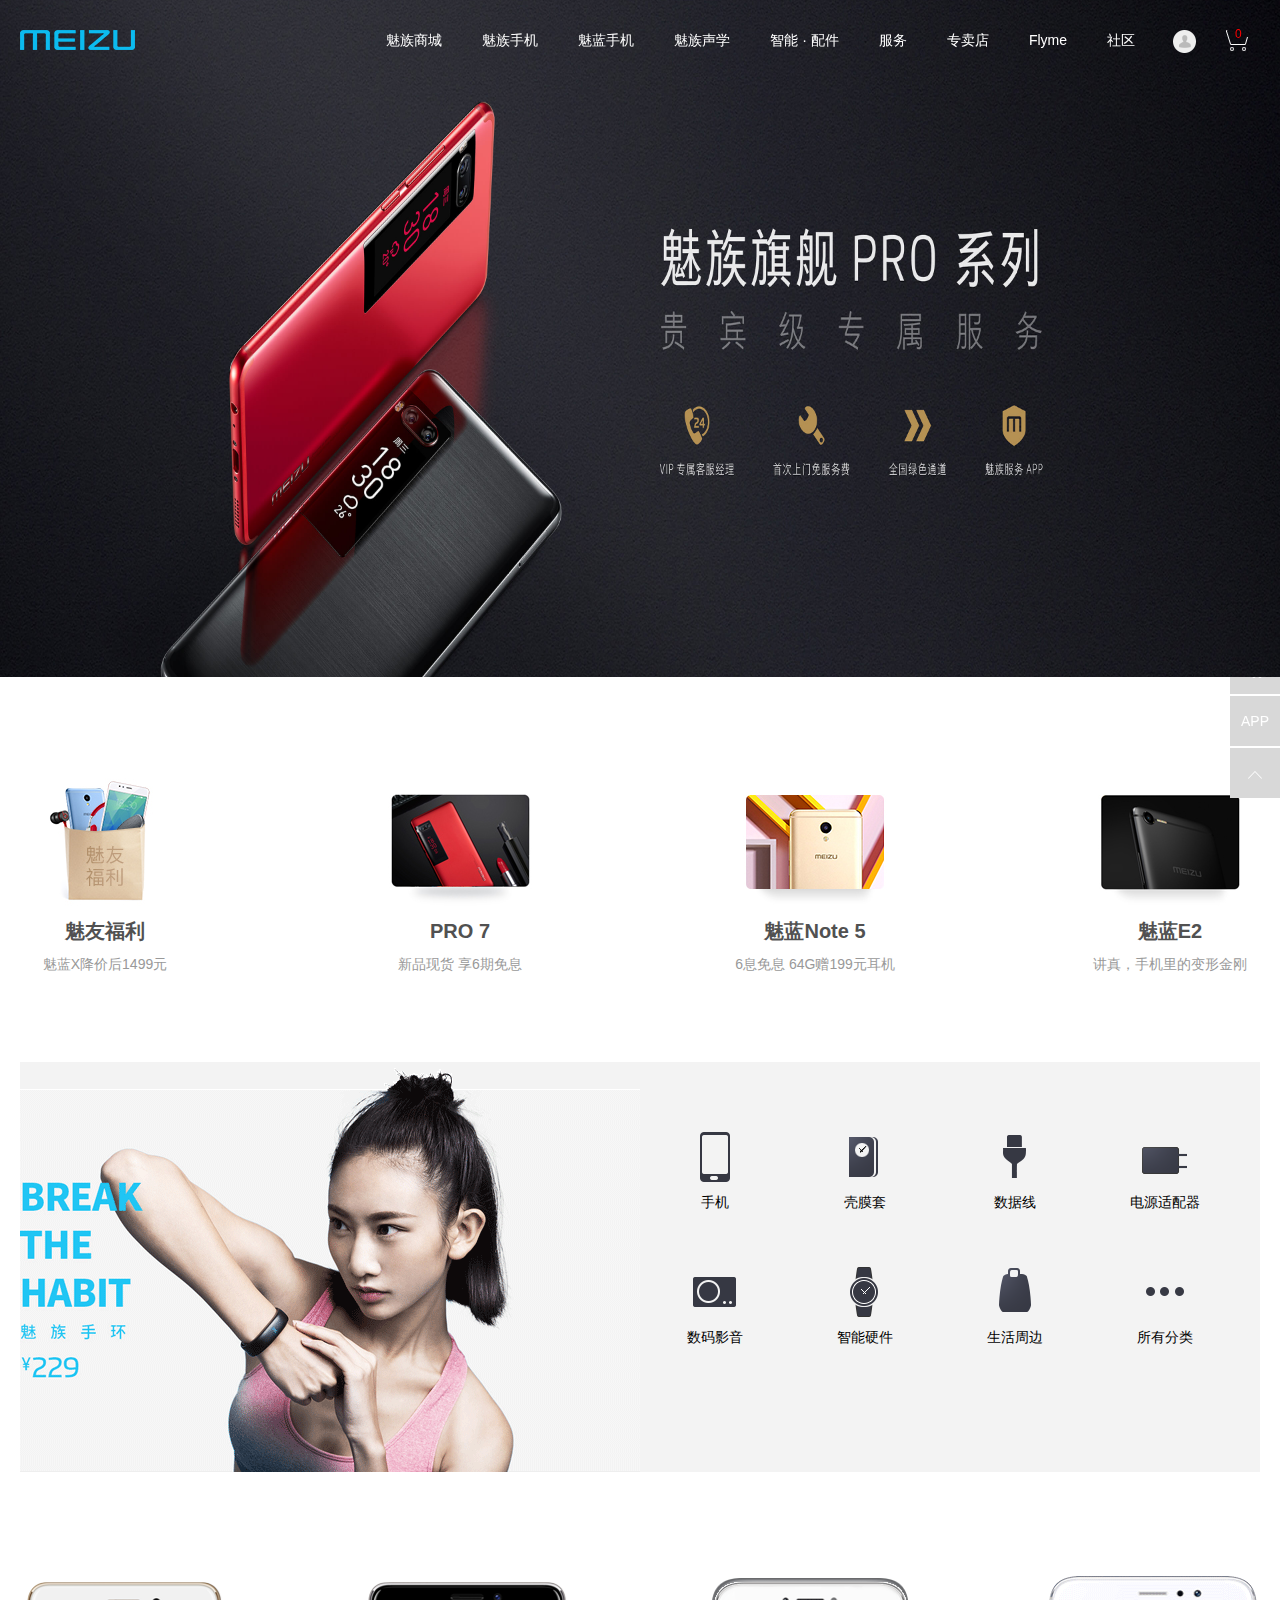
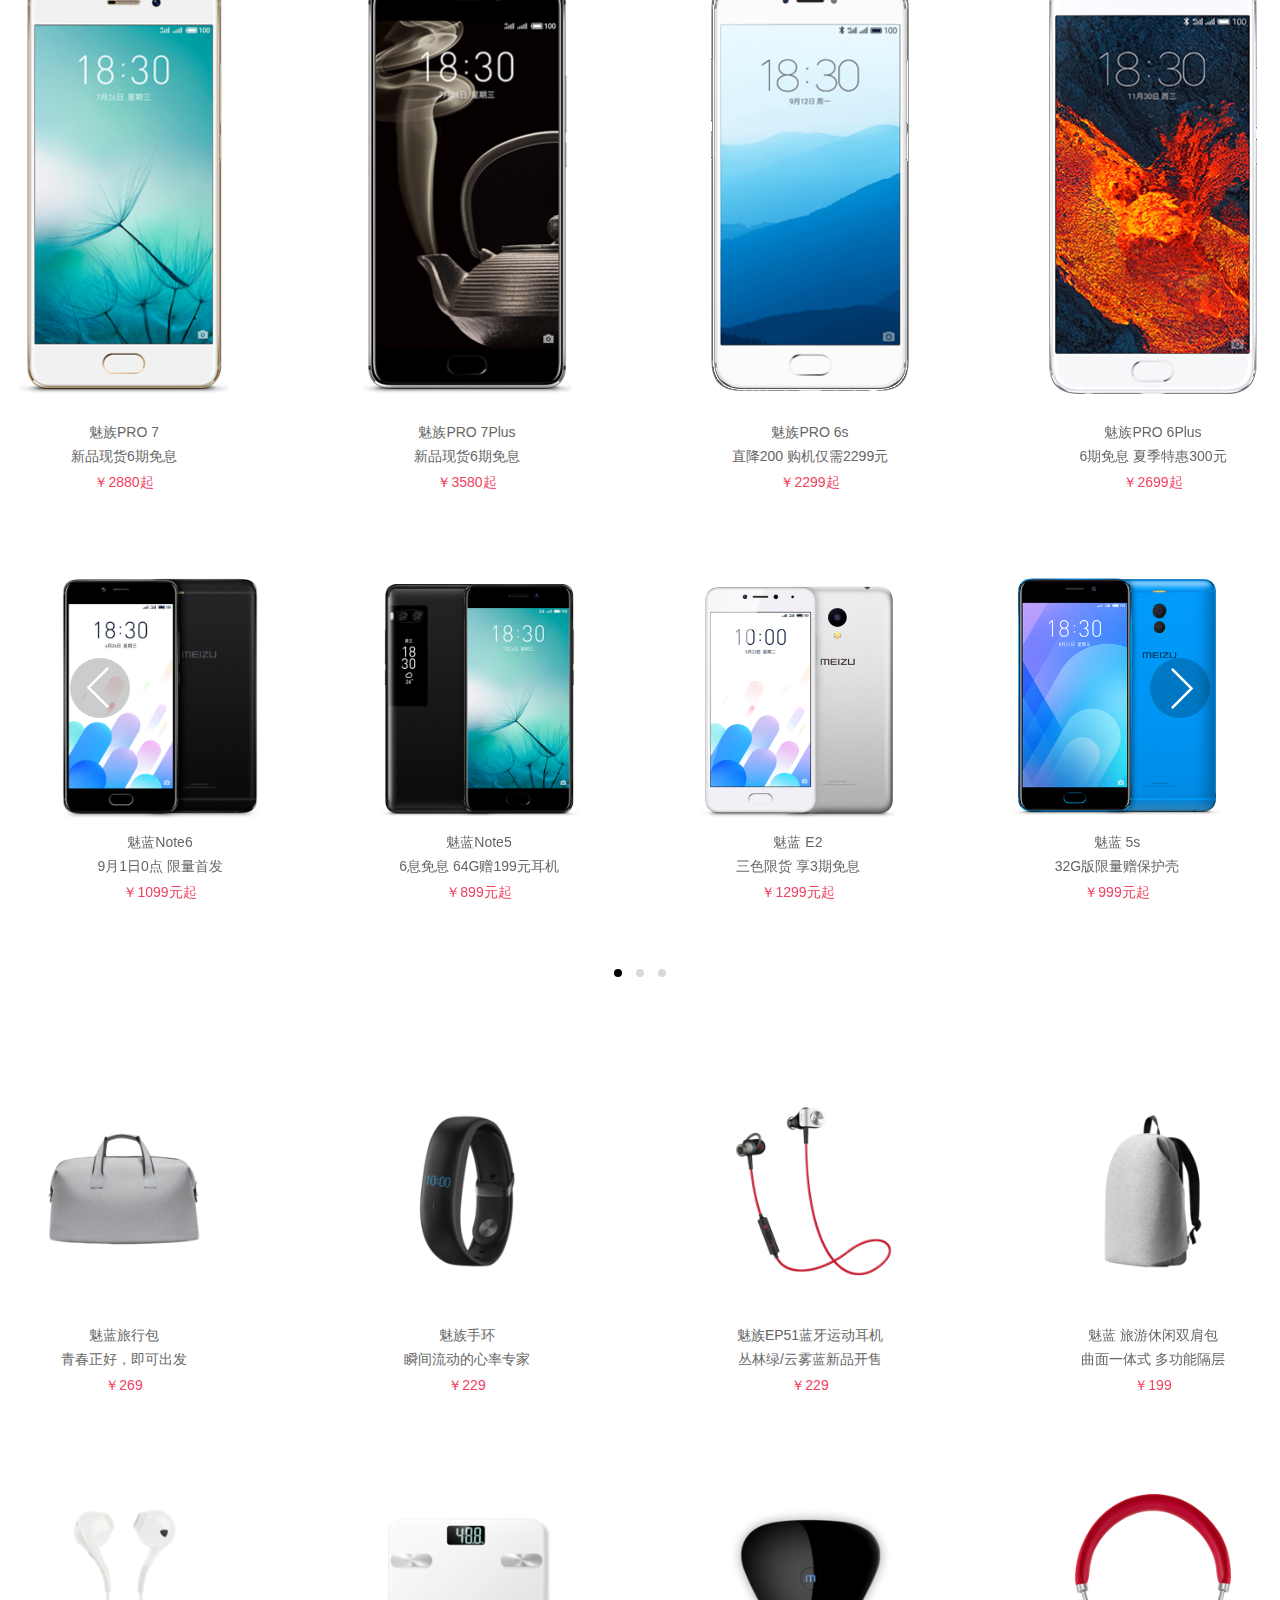
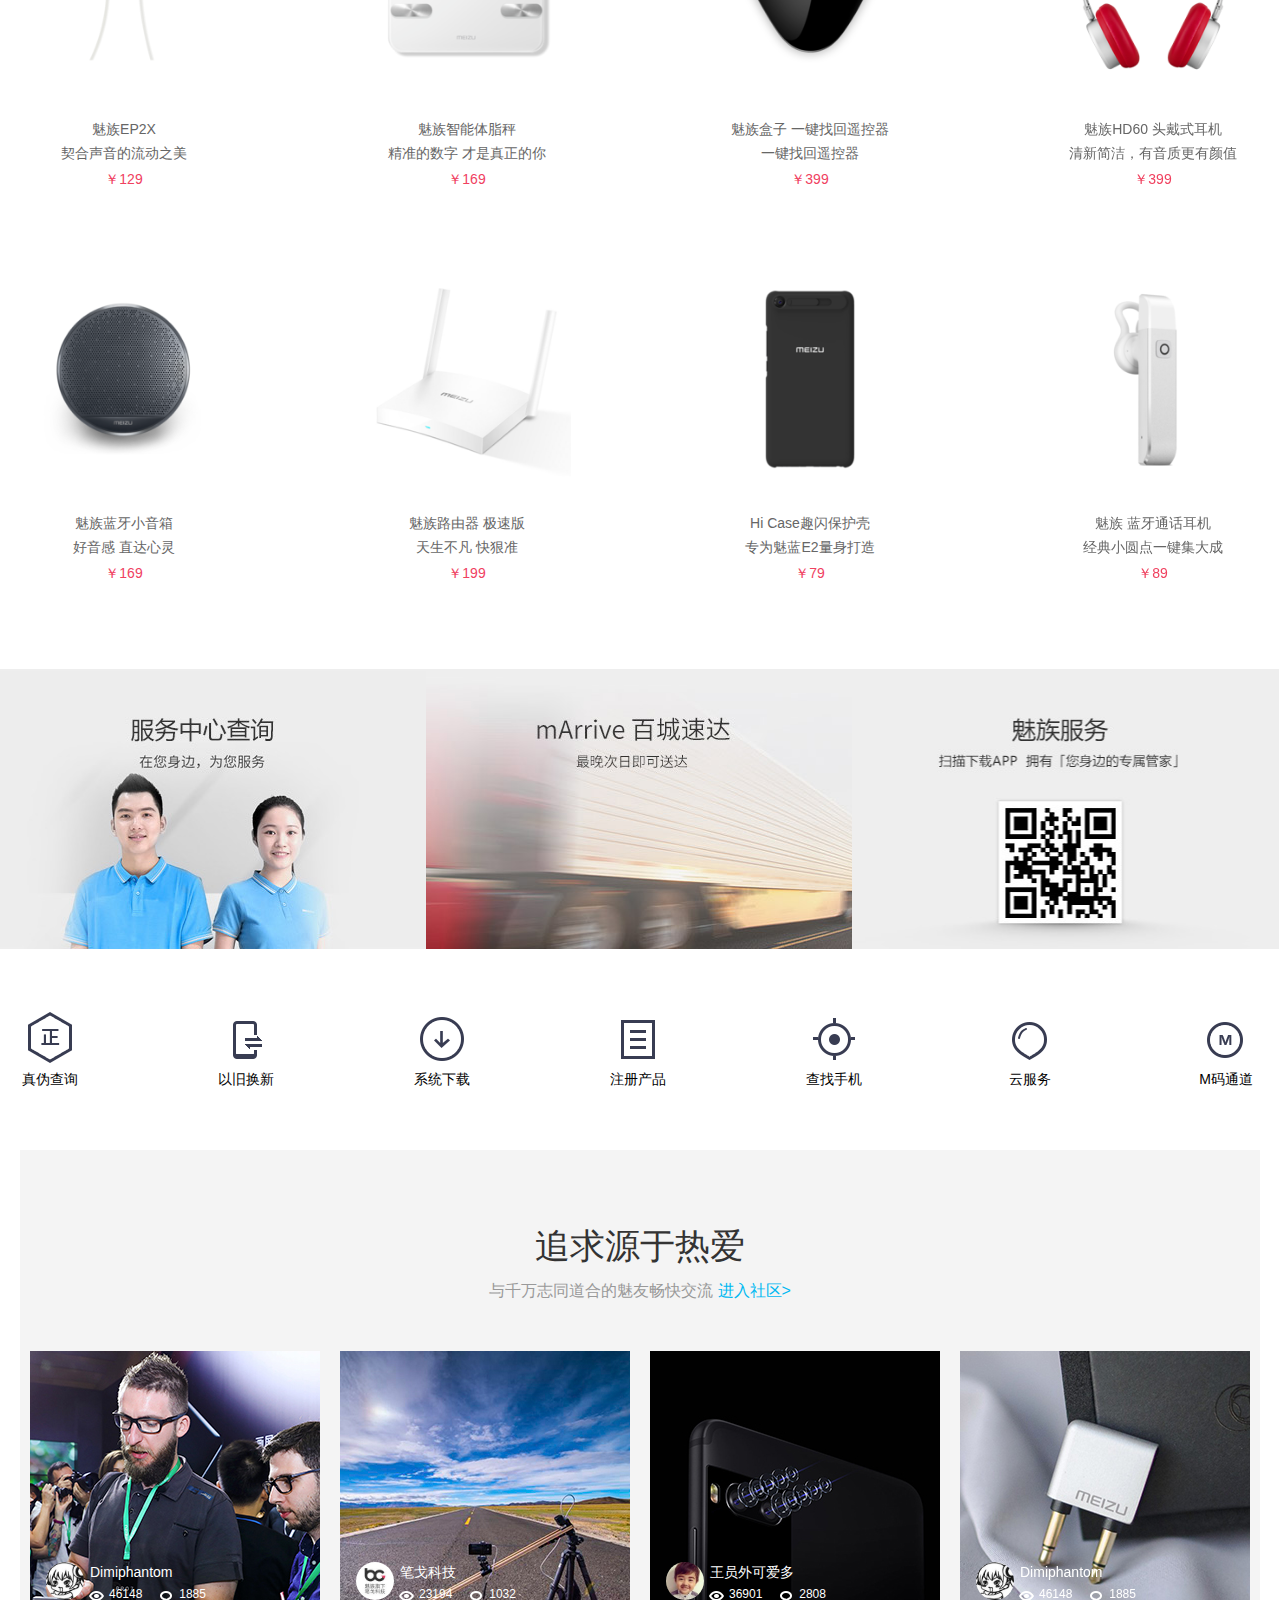
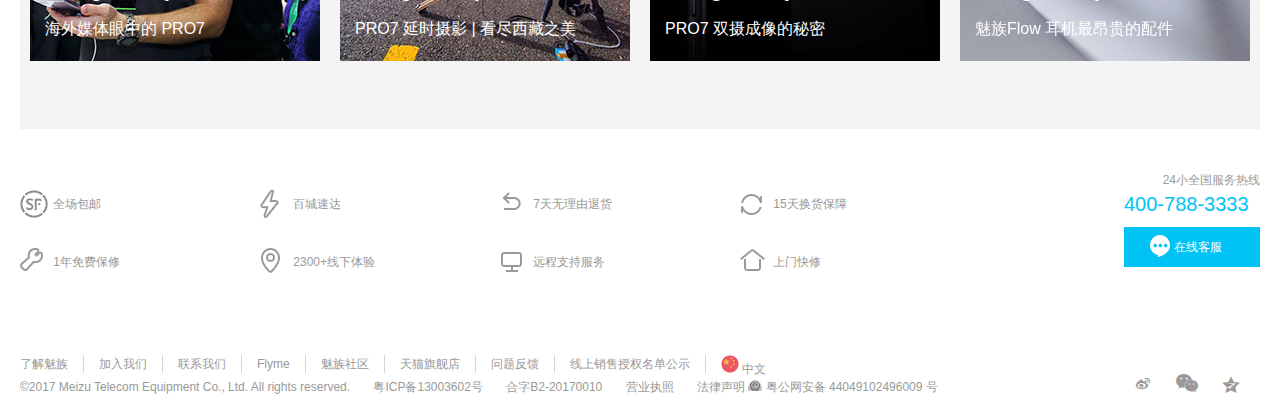
<file: index.html>
<!doctype html>  <!-- 声明文档类型-->
<html>
	<head>
	<!--声明当前页面的编码集：charset=gbk,gb2312(中文编码),utf-8国际编码-->
	<meta http-equiv="Content-Type" content="text/html" charset="utf-8">
	<title>魅族官网-魅族智能手机官方网站</title> 
	<meta name="Keyword" content="关键词,关键词">
	<meta name="description" content="描述">

	<link rel="stylesheet" href="css/base.css" />
	<link rel="stylesheet" href="css/index.css" />
	<link rel="stylesheet" href="css/swiper-3.4.2.min.css" />
	<link rel="stylesheet" href="css/iconfont/iconfont.css" />
	<script src="js/swiper-3.4.2.min.js"></script>
	<!--样式-->
	<style type='text/css'>
	
	</style>
	</head> 
	<body>
		<div class="meizu">
			<!-- 头部 开始 -->
			<div class="header clearfix">
			<!-- 头部左半部分 开始 -->
				<div class="logo fl">
					<h1>
						<a href="">
							<img src="images/head/logo-new_38f50da.png" alt="" width="115" height="20" />
						</a>
					<h1>
				</div>
				<!-- 头部左半部分 结束 -->
				
				<!-- 头部右半部分 开始 -->
				<div class="nav fr clearfix">
					<div class="nav-content fl">
						<ul class="nav-content-lf clearfix">
							<li><a href="">魅族商城</a></li>
							<li>
								<a href="">魅族手机</a>
								<ul class="clearfix">
									<li>
										<a href="">
											<img src="images/head/pro7_748e1f4.png" alt="" width="" height="" />
										</a>
										<span>魅族PRO 7</span>
									</li>
									<li>
										<a href="">
											<img src="images/head/pro6plus_891092c.png" alt="" width="" height="" />
										</a>
										<span>魅族PRO 6Plus</span>
									</li>
									<li>
										<a href="">
											<img src="images/head/pro6s_8526ddc.png" alt="" width="" height="" />
										</a>
										<span>魅族PRO 6s</span>
									</li>
									<li>
										<a href="">
											<img src="images/head/mx6_6eea49f.png" alt="" width="" height="" />
										</a>
										<span>魅族PRO MX6</span>
									</li>
									<li>
										<a href="">
											<img src="images/head/pro6_467cfbe.png" alt="" width="" height="" />
										</a>
										<span>魅族PRO 6</span>
									</li>
								</ul>
							</li>
							<li>
								<a href="">魅蓝手机</a>
								<ul class="ml-phone3 clearfix">
									<li>
										<a href="">
											<img src="images/head/note6_03e9537.png" alt="" width="" height="" />
										</a>
										<span>魅蓝Note6</span>
									</li>
									<li>
										<a href="">
											<img src="images/head/m3note_9479884.png" alt="" width="" height="" />
										</a>
										<span>魅蓝A5</span>
									</li>
									<li>
										<a href="">
											<img src="images/head/m3note_9479884.png" alt="" width="" height="" />
										</a>
										<span>魅蓝E2</span>
									</li>
									<li>
										<a href="">
											<img src="images/head/m5_2df42d2.png" alt="" width="" height="" />
										</a>
										<span>魅蓝5s</span>
									</li>
									<li>
										<a href="">
											<img src="images/head/pro6s_8526ddc.png" alt="" width="" height="" />
										</a>
										<span>魅蓝Note5</span>
									</li>
									<li>
										<a href="">
											<img src="images/head/note6_03e9537.png" alt="" width="" height="" />
										</a>
										<span>魅蓝X</span>
									</li>
									<li>
										<a href="">
											<img src="images/head/note6_03e9537.png" alt="" width="" height="" />
										</a>
										<span>魅蓝5</span>
									</li>
									<li>
										<a href="">
											<img src="images/head/note6_03e9537.png" alt="" width="" height="" />
										</a>
										<span>魅蓝Max</span>
									</li>
								</ul>
							</li>
							<li>
								<a href="">魅族声学</a>
								<ul class="mz-listen clearfix">
									<li>
										<a href="">
											<img src="images/head/ep52_6381fe8.png" alt="" width="" height="" />
										</a>
										<span>魅蓝EP52</span>
									</li>
									<li>
										<a href="">
											<img src="images/head/flow_2f193f8.png" alt="" width="" height="" />
										</a>
										<span>魅族Flow</span>
									</li>
									<li>
										<a href="">
											<img src="images/head/a20_0cef2cd.png" alt="" width="" height="" />
										</a>
										<span>魅族蓝牙小音箱</span>
									</li>
									<li>
										<a href="">
											<img src="images/head/ep2x_0010d6b.png" alt="" width="" height="" />
										</a>
										<span>魅族EP2X</span>
									</li>
									<li>
										<a href="">
											<img src="images/head/ep51_57ddea0.png" alt="" width="" height="" />
										</a>
										<span>魅族EP51</span>
									</li>
									<li>
										<a href="">
											<img src="images/head/hd50_b6250f4.png" alt="" width="" height="" />
										</a>
										<span>魅族HD50</span>
									</li>
								</ul>
							
							</li>
							<li>
								<a href="">智能 · 配件</a>
								<ul class="mz-fittings clearfix">
									<li>
										<a href="">
											<img src="images/head/everyday_671f4b5.png" alt="" width="" height="" />
										</a>
										<span>Everyday 轻装系列</span>
									</li>
									<li>
										<a href="">
											<img src="images/head/band_a285aee.png" alt="" width="" height="" />
										</a>
										<span>魅族手环</span>
									</li>
									<li>
										<a href="">
											<img src="images/head/mix_42ba73e.png" alt="" width="" height="" />
										</a>
										<span>智能手表MIX</span>
									</li>
									<li>
										<a href="">
											<img src="images/head/musiccard_d45a639.png" alt="" width="" height="" />
										</a>
										<span>音乐智能保护罩</span>
									</li>
									<li>
										<a href="">
											<img src="images/head/tvbox_816f29e.png" alt="" width="" height="" />
										</a>
										<span>魅族盒子</span>
									</li>
									<li>
										<a href="">
											<img src="images/head/loopjacket_6cf3b99.png" alt="" width="" height="" />
										</a>
										<span>环窗智能保护套</span>
									</li>
									<li>
										<a href="">
											<img src="images/head/backpack_4230c6b.png" alt="" width="" height="" />
										</a>
										<span>路由器极速版</span>
									</li>
								</ul>
							</li>
							<li><a href="">服务</a></li>
							<li><a href="">专卖店</a></li>
							<li><a href="">Flyme</a></li>
							<li><a href="">社区</a></li>
						</ul>
					</div>

					<div class="nav-login fr clearfix">
						<div class="nav-login-mine fl">
							<img src="images/head/icon-user_90e5951.png" alt="" width="23" height="23" />
							<ul class="nav-login-dropdown">
								<li>
									<a href="">立即登录</a>
								</li>
								<li>
									<a href="">立即注册</a>
								</li>
								<li>
									<a href="">我的订单</a>
								</li>
								<li>
									<a href="">M码通道</a>
								</li>
							</ul>
						</div>
						
						<div class="nav-login-shop fl">
							<img src="images/head/shopping-cart-white_43eec95.png" alt="" width="22" height="22" />
							<span class="number">0</span>
							<div class="nav-login-shopping">
								<p>登录后可显示<br />您账号中加入的商品哦~</p>
							</div>
						</div>
					</div>

				</div>
				<!-- 头部右半部分 结束 -->
			</div>
			<!-- 头部 结束 -->
			

			<!-- banner 开始 -->
			<div class="swiper-container">
				<div class="swiper-wrapper">

					<div class="swiper-slide">
						<a href="#">
							<img src="images/banner/Cgbj0FmEISSAD3qtAAhnM-uvuTo774.jpg" alt="" width="" height="" />
						</a>
					</div>

					<div class="swiper-slide">
						<a href="#">
							<img src="images/banner/Cgbj0FkZddCAdmRdAAfRqzlPfAo236.jpg" alt="" width="" height="" />
						</a>
					</div>

					<div class="swiper-slide">
						<a href="#">
							<img src="images/banner/Cgbj0Fmjr_2AJW3MAASTKTxIarU005.jpg" alt="" width="" height="" />
						</a>
					</div>
					
					<div class="swiper-slide">
						<a href="#">
							<img src="images/banner/Cgbj0VlsJE2AIwFSAApssKyM0ts564.jpg" alt="" width="" height="" />
						</a>
					</div>

					<div class="swiper-slide">
						<a href="#">
							<img src="images/banner/Cgbj0VmSV4uAGjPoAAQrspLIZY4117.jpg" alt="" width="" height="" />
						</a>
					</div>
				</div>

				
			</div>

			<!-- banner 结束 -->


			<!-- 营销窗口 开始 -->
			<div class="window">
				<ul>
					<li>
						<a href="">
							<i class="iconfont icon-gouwuche"></i>
						</a>
						<div class="gouwuche">
							<i class="iconfont icon-gouwuche"></i><span>购物车0</span>
						</div>
					</li>
					<li class="list2">
						<a href="">APP</a>
						<div class="app">
								<img src="images/head/qrcode-3389e5b72a.png" alt="" />
								<span>扫码下载魅族商城APP</span>
							</div>
					</li>
					<li>
						<a href="">
							<i class="iconfont icon-left-copy-copy"></i>	
						</a>
						<div class="return-top">
							<i class="iconfont icon-left-copy-copy"></i>
							<span>回到顶部</span>
						</div>
					</li>
				</ul>
			
			</div>

			<!-- 营销窗口 结束 -->


			<!-- 身体 开始 -->
			<div class="body">

				<!-- products-1 开始 -->
				<div class="products-1 content">
						<ul class="clearfix">
							<li>
								<a href="#">
									<img src="images/body/Cgbj0VlvPAqAGfPdAAAzEPVBj4g535.jpg" alt="" width="160" height="160" />
									<h4>魅友福利</h4>
									<span>魅蓝X降价后1499元</span>
								</a>
							</li>
							<li>
								<a href="#">
									<img src="images/body/Cgbj0FmSkeOAVLpEAAAz9_n3vaE760.jpg" alt="" width="160" height="160" />
									<h4>PRO 7</h4>
									<span>新品现货 享6期免息</span>
								</a>
							</li>
							<li>
								<a href="#">
									<img src="images/body/Cgbj0FlvPAqAWRpSAABB2LKEHW4509.jpg" alt="" width="160" height="160" />
									<h4>魅蓝Note 5</h4>
									<span>6息免息 64G赠199元耳机</span>
								</a>
							</li>
							<li class="products-1-last">
								<a href="#">
									<img src="images/body/Cgbj0VmUIU2AB0xOAAAYZmc9jvU995.jpg" alt="" width="160" height="160" />
									<h4>魅蓝E2</h4>
									<span>讲真，手机里的变形金刚</span>
								</a>
							</li>
						</ul>
				</div>
				<!-- products-1 结束 -->


				<!-- products-2 开始 -->
				<div class="products-2 content clearfix">
					
					<div class="products-2-lf fl">
						<a href="">
							<img src="images/body/Cgbj0FlHkBaATplhAAEuzpdqeEI696.png" alt="" width="620" height="410" />
						</a>
					</div>

					<div class="products-2-rg fl">
						<ul class="clearfix">
							<li>
								<a href="">
									<img src="images/body/icon-accessory_09_f32a31d.png" alt="" width="50" height="50" />
									<p>手机</p>
								</a>
							</li>
							<li>
								<a href="">
									<img src="images/body/icon-accessory_03_3888dc2.png" alt="" width="50" height="50" />
									<p>壳膜套</p>
								</a>
							</li>
							<li>
								<a href="">
									<img src="images/body/icon-accessory_11_abdf8f5.png" alt="" width="50" height="50" />
									<p>数据线</p>
								</a>
							</li>
							<li>
								<a href="">
									<img src="images/body/icon-accessory_07_9c46dd3.png" alt="" width="50" height="50" />
									<p>电源适配器</p>
								</a>
							</li>
							<li>
								<a href="">
									<img src="images/body/icon-accessory_12_47663a3.png" alt="" width="50" height="50" />
									<p>数码影音</p>
								</a>
							</li>
							<li>
								<a href="">
									<img src="images/body/icon-accessory_04_8eaddc7.png" alt="" width="50" height="50" />
									<p>智能硬件</p>
								</a>
							</li>
							<li>
								<a href="">
									<img src="images/body/icon-accessory_08_e20d959.png" alt="" width="50" height="50" />
									<p>生活周边</p>
								</a>
							</li>
							<li>
								<a href="">
									<img src="images/body/icon-accessory_10_45600f0.png" alt="" width="50" height="50" />
									<p>所有分类</p>
								</a>
							</li>
						</ul>	
					</div>
				</div>
				<!-- products-2 结束 -->
				
				<!-- products-3 开始 -->
				<div class="products-3 content">
					<ul class="clearfix">
						<li class="products-3-first">
							<a href="">
								<img src="images/body/Cgbj0FmSnRiAG8B_AAGt2EgtluQ342.png" alt="" width="" height=""  class="img1" />
								<img src="images/body/Cgbj0FmSnReAY-bbAAFtnpUUzG4058.png" alt="" width="" height=""  class="img2" />
								<div class="products-3-news">
									<span>魅族PRO 7</span>
									<span>新品现货6期免息</span>
									<em>￥2880起</em>
								</div>
							</a>
						</li>
						<li>
							<a href="">
								<img src="images/body/Cgbj0FmSnB2AA-b-AAFeXPqQbuU730.png" alt="" width="" height=""  class="img1" />
								<img src="images/body/Cgbj0FmSnReAY-bbAAFtnpUUzG4058.png" alt="" width="" height=""  class="img2" />
								<div class="products-3-news">
									<span>魅族PRO 7Plus</span>
									<span>新品现货6期免息</span>
									<em>￥3580起</em>
								</div>
							</a>
						</li>
						<li>
							<a href="">
								<img src="images/body/Cgbj0Vl5vaaAX_-uAABNj0-DMBI604.png" alt="" width="" height="" class="img1" />
								<img src="images/body/Cgbj0Fl5vaaAAMZxAACNWws6Uqw308.png" alt="" width="" height=""  class="img2" />
								<div class="products-3-news">
									<span>魅族PRO 6s</span>
									<span>直降200 购机仅需2299元</span>
									<em>￥2299起</em>
								</div>
							</a>
						</li>
						<li>
							<a href="">
								<img src="images/body/Cgbj0VlHm8eAJkgyAADuMyvobrw424.png" alt="" width="" height="" class="img1"/>
								<img src="images/body/Cgbj0Fl5vaaAAMZxAACNWws6Uqw308.png" alt="" width="" height=""  class="img2" />
								<div class="products-3-news">
									<span>魅族PRO 6Plus</span>
									<span>6期免息 夏季特惠300元</span>
									<em>￥2699起</em>
								</div>
							</a>
						</li>
					</ul>
				
				</div>
				<!-- products-3 结束 -->


				<!-- products-4 开始 -->
				<div class="products-4 content">
					<div class="products-img">
						<ul class="clearfix">
							<li class="products-4-list1">
								<a href="">
									<img src="images/body/products-4/Cgbj0FkAUNWADAgGAAZo5v0_vu8708.png@680x680.png" alt="" width="680" height="680" />
									<div class="products-4-news">
										<span>魅蓝Note6</span>
										<span>9月1日0点 限量首发</span>
										<em>￥1099元起</em>
									</div>
								</a>
							</li>
									
							<li>
								<a href="#">
									<img src="images/body/products-4/Cgbj0Fl4NtOAU4aRAAvVzqN22Ug687.png@680x680.jpg" alt="" width="680" height="680" />
									<div class="products-4-news">
										<span>魅蓝Note5</span>
										<span>6息免息 64G赠199元耳机</span>
										<em>￥899元起</em>
									</div>
								</a>
							</li>

							<li>
								<a href="">
									<img src="images/body/products-4/Cgbj0FlSHwiAGDeWAAceSJh-XPc828.png@480x480.png" alt="" width="480" height="480" />
									<div class="products-4-news">
										<span>魅蓝 E2</span>
										<span>三色限货 享3期免息</span>
										<em>￥1299元起</em>
									</div>
								</a>
							</li>

							<li>
								<a href="">
									<img src="images/body/products-4/Cgbj0FmdIJmAeVGmAAxAuuJkLGk921.png@480x480.jpg" alt="" width="480" height="480" />
									<div class="products-4-news">
										<span>魅蓝 5s</span>
										<span>32G版限量赠保护壳</span>
										<em>￥999元起</em>
									</div>
								</a>
							</li>
						</ul>
					
					</div>
					
					<div class="products-4-button">
						<a href="#" class="prev"></a>
						
						<a href="#" class="next"></a>
					</div>

					<div class="products-4-dots">
						<ul>
							<li class="products-4-dots-active"></li>
							<li></li>
							<li></li>
						</ul>
					</div>
					
				</div>
				<!-- products-4 结束 -->


				<!-- products-5 开始 -->
				<div class="products-5 content">
					<div class="products-5-content">
						<ul class="clearfix">
							<!-- 第一排 开始 -->
							<li class="products-5-content-list1">
								<a href="#">
									<img src="images/body/products-5/Cgbj0VlZqvaAGb0QAAUD7V55-H8213.png@240x240.png" alt="" width="" height="" />
									<img src="images/body/products-5/Cgbj0VmcCQuAZvVPAAIY1OL6Z64975.jpg" alt="" width="" height="" class="img2" />
									<div class="products-5-news">
										<span>魅蓝旅行包</span>
										<span>青春正好，即可出发</span>
										<em>￥269</em>
									</div>
								</a>
							</li>
							<li>
								<a href="#">
									<img src="images/body/products-5/Cix_s1hGFveAE3RcAAOqzSlfPuA022.png@240x240.png" alt="" width="" height="" />
									<img src="images/body/products-5/Cgbj0FlHfx6AfJEPAACGn0-mU6M564.jpg" alt="" width="" height="" class="img2" />
									<div class="products-5-news">
										<span>魅族手环</span>
										<span>瞬间流动的心率专家</span>
										<em>￥229</em>
									</div>
								</a>
							</li>
							<li>
								<a href="#">
									<img src="images/body/products-5/1459849377-64075.png@240x240.png" alt="" width="" height="" />
									<img src="images/body/products-5/Cgbj0FlHfx6ARQPlAACF1Je7AuA062.jpg" alt="" width="" height="" class="img2" />
									<div class="products-5-news">
										<span>魅族EP51蓝牙运动耳机</span>
										<span>丛林绿/云雾蓝新品开售</span>
										<em>￥229</em>
									</div>
								</a>
							</li>
							<li>
								<a href="#">
									<img src="images/body/products-5/CnQOjVfJIReAKnozAAVBTlzLU4U593.png@240x240.png" alt="" width="" height="" />
									<img src="images/body/products-5/Cgbj0VlHfx-AKOHPAACk_xy7VRM290.jpg" alt="" width="" height="" class="img2" />
									<div class="products-5-news">
										<span>魅蓝 旅游休闲双肩包</span>
										<span>曲面一体式 多功能隔层</span>
										<em>￥199</em>
									</div>
								</a>
							</li>
							<!-- 第一排 结束 -->

							
							<!-- 第二排 开始 -->
							
							<li class="products-5-content-list1">
								<a href="#">
									<img src="images/body/products-5/Cix_s1gcTG6AbXZNAAEtC-x50Ns221.png@240x240.png" alt="" width="" height="" />
									<img src="images/body/products-5/Cgbj0VlHfyCAIfU8AACWC_lhCLI395.jpg" alt="" width="" height="" class="img2" />
									<div class="products-5-news">
										<span>魅族EP2X</span>
										<span>契合声音的流动之美</span>
										<em>￥129</em>
									</div>
								</a>
							</li>
							<li>
								<a href="#">
									<img src="images/body/products-5/Cgbj0Vk_eoaAUUaPAAGCK4nlrc0778.png@240x240.png" alt="" width="" height="" />
									<img src="images/body/products-5/Cgbj0VlVtjSAUH0gAACsYOezxqE644.jpg" alt="" width="" height="" class="img2" />
									<div class="products-5-news">
										<span>魅族智能体脂秤</span>
										<span>精准的数字 才是真正的你</span>
										<em>￥169</em>
									</div>
								</a>
							</li>
							<li>
								<a href="#">
									<img src="images/body/products-5/Cix_s1gYZWCAc1jqAAGoLQ8h81w741.png@240x240.png" alt="" width="" height="" />
									<img src="images/body/products-5/Cgbj0FlHfyCAEnQZAABBXuipJtg818.jpg" alt="" width="" height="" class="img2" />
									<div class="products-5-news">
										<span>魅族盒子 一键找回遥控器</span>
										<span>一键找回遥控器</span>
										<em>￥399</em>
									</div>
								</a>
							</li>
							<li>
								<a href="#">
									<img src="images/body/products-5/1453355333-13100.png@240x240.png" alt="" width="" height="" />
									<img src="images/body/products-5/Cgbj0VlHfx6AUy53AACX3K-vEm0368.jpg" alt="" width="" height="" class="img2" />
									<div class="products-5-news">
										<span>魅族HD60 头戴式耳机</span>
										<span>清新简洁，有音质更有颜值</span>
										<em>￥399</em>
									</div>
								</a>
							</li>
							<!-- 第二排 结束 -->


							<!-- 第三排 开始 -->
							<li class="products-5-content-list1">
								<a href="#">
									<img src="images/body/products-5/Cix_s1ij7KeAdy0cAAbboUvsAC4250.png@240x240.png" alt="" width="" height="" />
									<img src="images/body/products-5/Cgbj0FlHfx-AGp1OAAC2NAO7KUY765.jpg" alt="" width="" height="" class="img2" />
									<div class="products-5-news">
										<span>魅族蓝牙小音箱</span>
										<span>好音感 直达心灵</span>
										<em>￥169</em>
									</div>
								</a>
							</li>
							<li>
								<a href="#">
									<img src="images/body/products-5/1465698264-58364.jpg@240x240.png" alt="" width="" height="" />
									<img src="images/body/products-5/Cgbj0VlHfx-AZOWCAABi5RTwpw8582.jpg" alt="" width="" height="" class="img2" />
									<div class="products-5-news">
										<span>魅族路由器 极速版</span>
										<span>天生不凡 快狠准</span>
										<em>￥199</em>
									</div>
								</a>
							</li>
							<li>
								<a href="#">
									<img src="images/body/products-5/Cgbj0Fj_-uGADfBzAAB14RCh6Ds567.png@240x240.png" alt="" width="" height="" />
									<img src="images/body/products-5/Cgbj0VlHfyCAc86GAABGrQcX3Mw648.jpg" alt="" width="" height="" class="img2" />
									<div class="products-5-news">
										<span>Hi Case趣闪保护壳</span>
										<span>专为魅蓝E2量身打造</span>
										<em>￥79</em>
									</div>
								</a>
							</li>
							<li>
								<a href="#">
									<img src="images/body/products-5/Cix_s1hHf4yAECXwAAG_Kcs5hVg454.png@240x240.png" alt="" width="" height="" />
									<img src="images/body/products-5/Cgbj0VlHfyCAK6jrAACBLay7JLs510.jpg" alt="" width="" height="" class="img2" />
									<div class="products-5-news">
										<span>魅族 蓝牙通话耳机</span>
										<span>经典小圆点一键集大成</span>
										<em>￥89</em>
									</div>
								</a>
							</li>
							<!-- 第三排 结束 -->

						</ul>
					</div>

				</div>
				

				<!-- products-5 结束 -->


				<!-- service 开始 -->
				<div class="service clearfix">
					<div></div>
					<div></div>
					<div></div>
				</div>
				

				<!-- service 结束 -->


				<!-- safeguard 开始 -->
				<div class="safeguard content">
					<ul class="clearfix">
						<li class="safeguard-list1">
							<a href="#">
								<img src="images/foot/icon-server_01_71b36ef.png" alt="" width="" height="" />
								<span>真伪查询</span>
							</a>
						</li>
						<li>
							<a href="#">
								<img src="images/foot/icon-server_07_6a8c854.png" alt="" width="" height="" />
								<span>以旧换新</span>
							</a>
						</li>
						<li>
							<a href="#">
								<img src="images/foot/icon-server_02_0c7b0f5.png" alt="" width="" height="" />
								<span>系统下载</span>
							</a>
						</li>
						<li>
							<a href="#">
								<img src="images/foot/icon-server_03_2c7ff3f.png" alt="" width="" height="" />
								<span>注册产品</span>
							</a>
						</li>
						<li>
							<a href="#">
								<img src="images/foot/icon-server_04_9400620.png" alt="" width="" height="" />
								<span>查找手机</span>
							</a>
						</li>
						<li>
							<a href="#">
								<img src="images/foot/icon-server_10_c8431f6.png" alt="" width="" height="" />
								<span>云服务</span>
							</a>
						</li>
						<li>
							<a href="#">
								<img src="images/foot/icon-server_08_6e6b160.png" alt="" width="" height="" />
								<span>M码通道</span>
							</a>
						</li>
						
					</ul>
				
				</div>
				
				<!-- safeguard 结束 -->

				<!-- community 开始 -->
				<div class="community content">
					<div class="community-title">
						<h3>追求源于热爱</h3>
						<p>
							与千万志同道合的魅友畅快交流
							<a href="#">进入社区></a>
						</p>
					</div>


					<div class="community-img">
						<ul class="clearfix">

							<li>
								<a href="">
									<img src="images/foot/Cgbj0VmJca6AEj1VAAFhmdKA9-k843.jpg" alt="" width="" height="" />
									<div class="community-img-discuss">
										<div class="community-img-discuss-top">
											<img src="images/foot/w100h100.jpg" alt="" width="" height="" />
											<em>Dimiphantom</em>
											<span class="number">46148</span>
											<span class="message">1885</span>
										</div>
										<h4>海外媒体眼中的 PRO7</h4>

									</div>
								</a>
							</li>

							<li>
								<a href="">
									<img src="images/foot/Cgbj0VmJca6AfAM2AAFeV-eUhGk940.jpg" alt="" width="" height="" />
									<div class="community-img-discuss">
										<div class="community-img-discuss-top">
											<img src="images/foot/w100h100 (1).jpg" alt="" width="" height="" />
											<em>笔戈科技</em>
											<span class="number">23194</span>
											<span class="message">1032</span>
										</div>
										<h4>PRO7 延时摄影 | 看尽西藏之美</h4>

									</div>
								</a>
							</li>

							<li>
								<a href="">
									<img src="images/foot/Cgbj0FmJca6AWdilAABHyxS313g217.jpg" alt="" width="" height="" />
									<div class="community-img-discuss">
										<div class="community-img-discuss-top">
											<img src="images/foot/w100h100 (2).jpg" alt="" width="" height="" />
											<em>王员外可爱多</em>
											<span class="number">36901</span>
											<span class="message">2808</span>
										</div>
										<h4>PRO7 双摄成像的秘密</h4>

									</div>
								</a>
							</li>

							<li>
								<a href="">
									<img src="images/foot/Cgbj0FmJca6AMu9dAADIpp_Lrzg117.jpg" alt="" width="" height="" />
									<div class="community-img-discuss">
										<div class="community-img-discuss-top">
											<img src="images/foot/w100h100.jpg" alt="" width="" height="" />
											<em>Dimiphantom</em>
											<span class="number">46148</span>
											<span class="message">1885</span>
										</div>
										<h4>魅族Flow 耳机最昂贵的配件</h4>

									</div>
								</a>
							</li>
						
						</ul>
					
					
					</div>
				
				</div>
				<!-- community 结束 -->

			</div>
			<!-- 身体 结束 -->



			<!-- 底部 开始 -->
			<div class="footer">

				<div class="ascendancy clearfix">
					<div class="ascendancy-left fl">
						<ul class="clearfix">
							<li>
								<a href="#">
									<img src="images/footer/download.png" alt="" width="30" height="29" />
									<span>全场包邮</span>
								</a>
							</li>
							<li>
								<a href="#">
									<img src="images/footer/2.png" alt="" width="30" height="29" />
									<span>百城速达</span>
								</a>
							</li>
							<li>
								<a href="#">
									<img src="images/footer/3.png" alt="" width="30" height="29" />
									<span>7天无理由退货</span>
								</a>
							</li>
							<li>
								<a href="#">
									<img src="images/footer/4.png" alt="" width="30" height="29" />
									<span>15天换货保障</span>
								</a>
							</li>
							<li>
								<a href="#">
									<img src="images/footer/5.png" alt="" width="30" height="29" />
									<span>1年免费保修</span>
								</a>
							</li>
							<li>
								<a href="#">
									<img src="images/footer/6.png" alt="" width="30" height="29" />
									<span>2300+线下体验</span>
								</a>
							</li>
							<li>
								<a href="#">
									<img src="images/footer/7.png" alt="" width="30" height="29" />
									<span>远程支持服务</span>
								</a>
							</li>
							<li>
								<a href="#">
									<img src="images/footer/8.png" alt="" width="30" height="29" />
									<span>上门快修</span>
								</a>
							</li>
						</ul>
					</div>


					<div class="ascendancy-right fr">
						<p>24小全国服务热线</p>
						<span class="contact ">400-788-3333</span>
						<a href="">
							<img src="images/footer/111.png" alt="" width="" height="" />
							<span>在线客服</span>
						</a>
					
					</div>
				</div>
				



				<div class="copyright clearfix">
					<div class="copyright-top fl">
						<ul class="clearfix">
							<li>
								<a href="">了解魅族</a>
							</li>
							<li>
								<a href="">加入我们</a>
							</li>
							<li>
								<a href="">联系我们</a>
							</li>
							<li>
								<a href="">Flyme</a>
							</li>
							<li>
								<a href="">魅族社区</a>
							</li>
							<li>
								<a href="">天猫旗舰店</a>
							</li>
							<li>
								<a href="">问题反馈</a>
							</li>
							<li>
								<a href="">线上销售授权名单公示</a>
							</li>
							<li class="list9">
								<a href="">
									<i class="china"></i>
									中文
								</a>
							</li>
						</ul>
						<div class="bottom">
							<span>©2017 Meizu Telecom Equipment Co., Ltd. All rights reserved.</span>
							<a href="">粤ICP备13003602号</a>
							<a href="">合字B2-20170010</a>
							<a href="">营业执照</a>
							<a href="">法律声明</a>
							<span>
								<i class="number"></i>
								粤公网安备 44049102496009 号 
							</span> 
						</div>

					</div>

					<div class="more fr">
							<a href="">
								<i class="iconfont icon-weibo"></i>
							</a>
							<a href="" class="list2">
								<i class="iconfont icon-weixin"></i>
								<img src="images/footer/wx-code_94c130c.jpg" alt="" width="" height="" />
							</a>
							<a href="">
								<i class="iconfont icon-qqkongjian"></i>
							</a>
					</div>


				</div>


			</div>

			<!-- 底部 结束 -->
		
		
		</div>
	


		<script language="javascript"> 
			
				var mySwiper = new Swiper('.swiper-container',{
									effect : 'fade',
									autoplay: 4000,
									fade: {
									  crossFade: false,
									}
									})		
			
			
		</script>
	
	</body>	
</html>
</file>
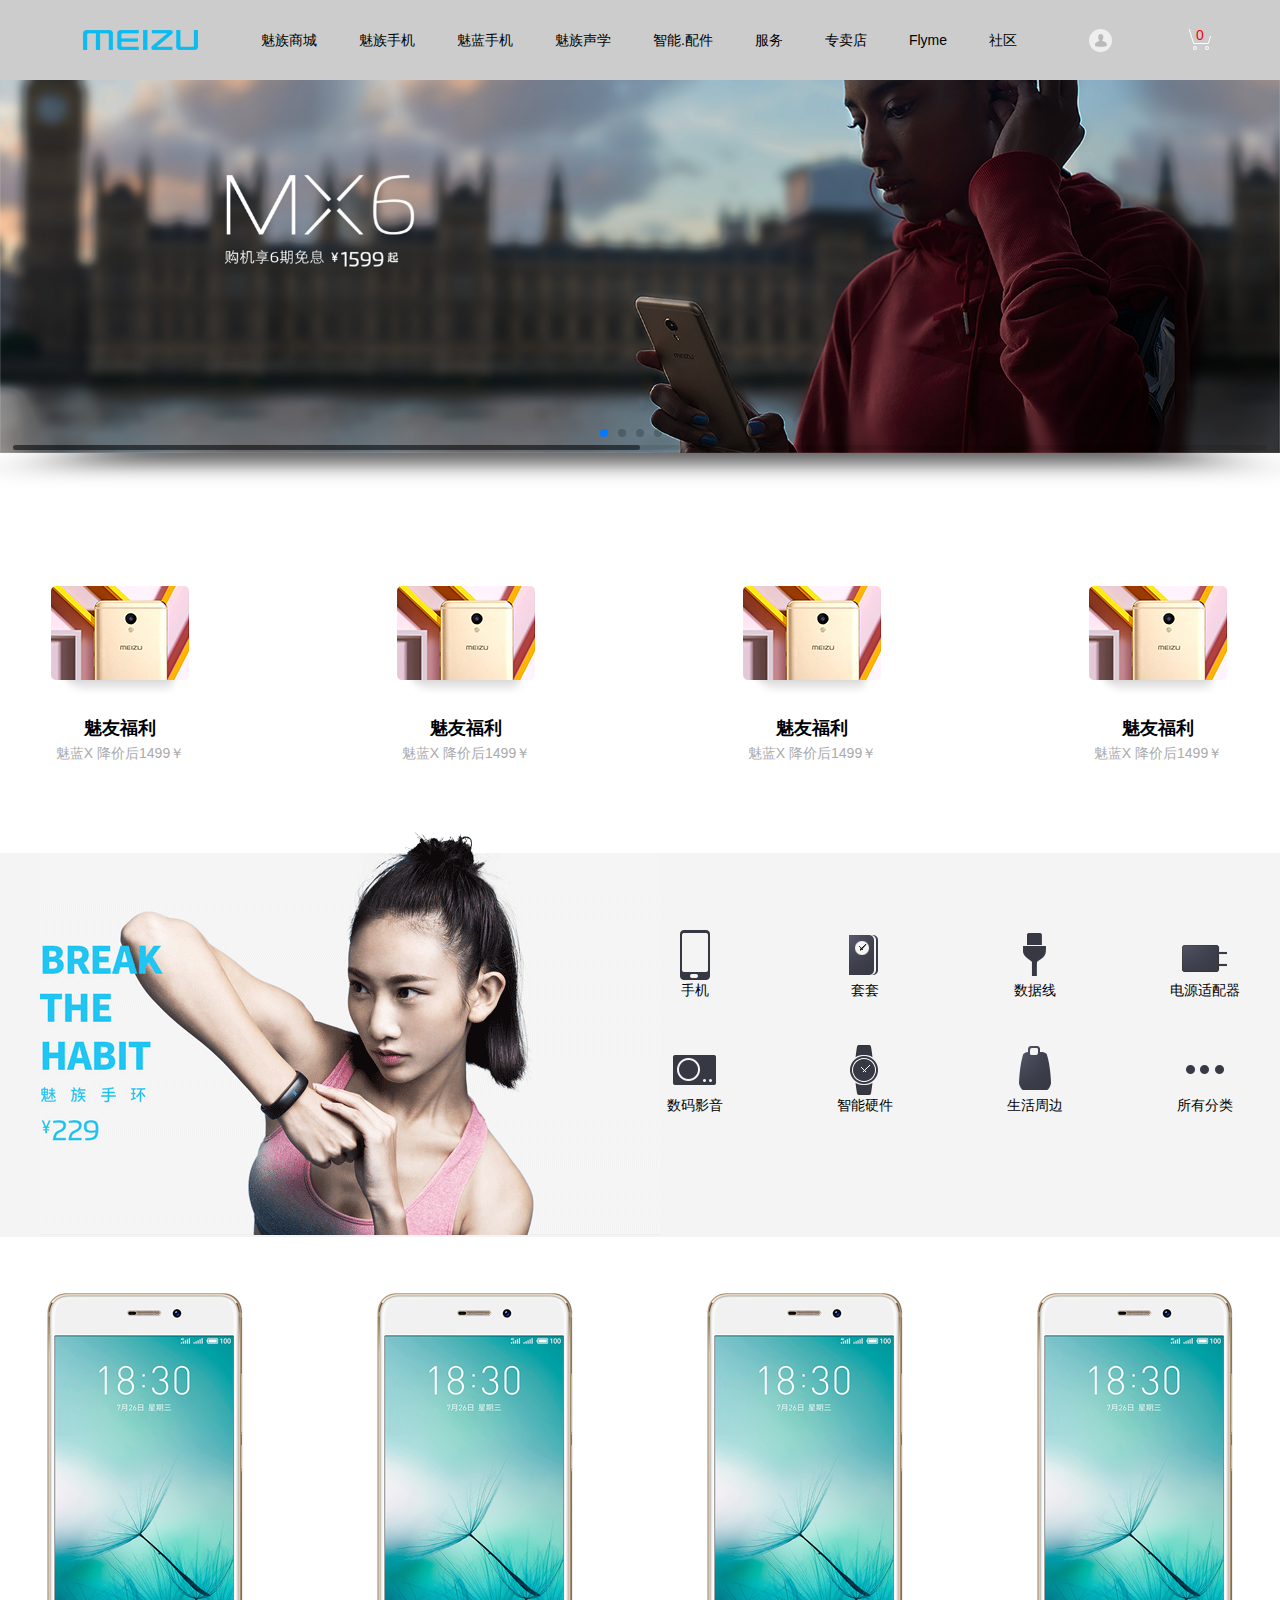
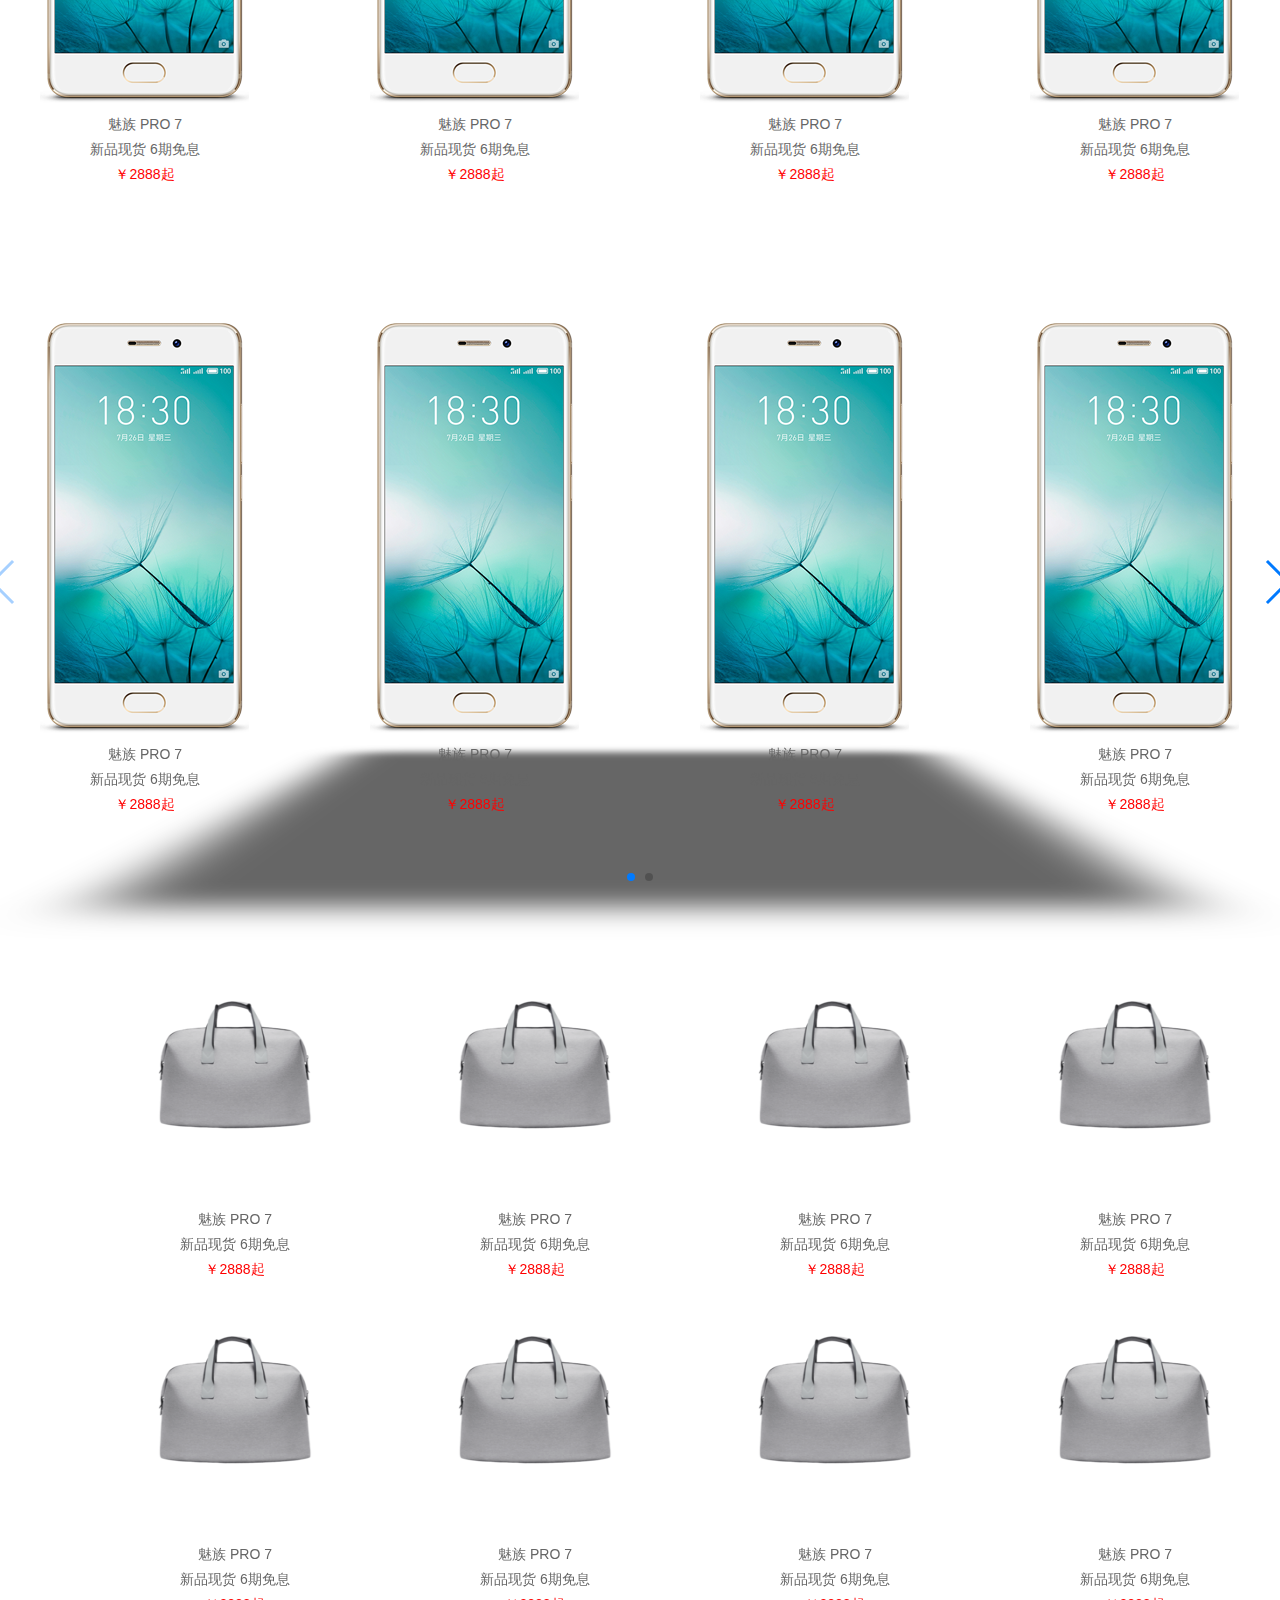
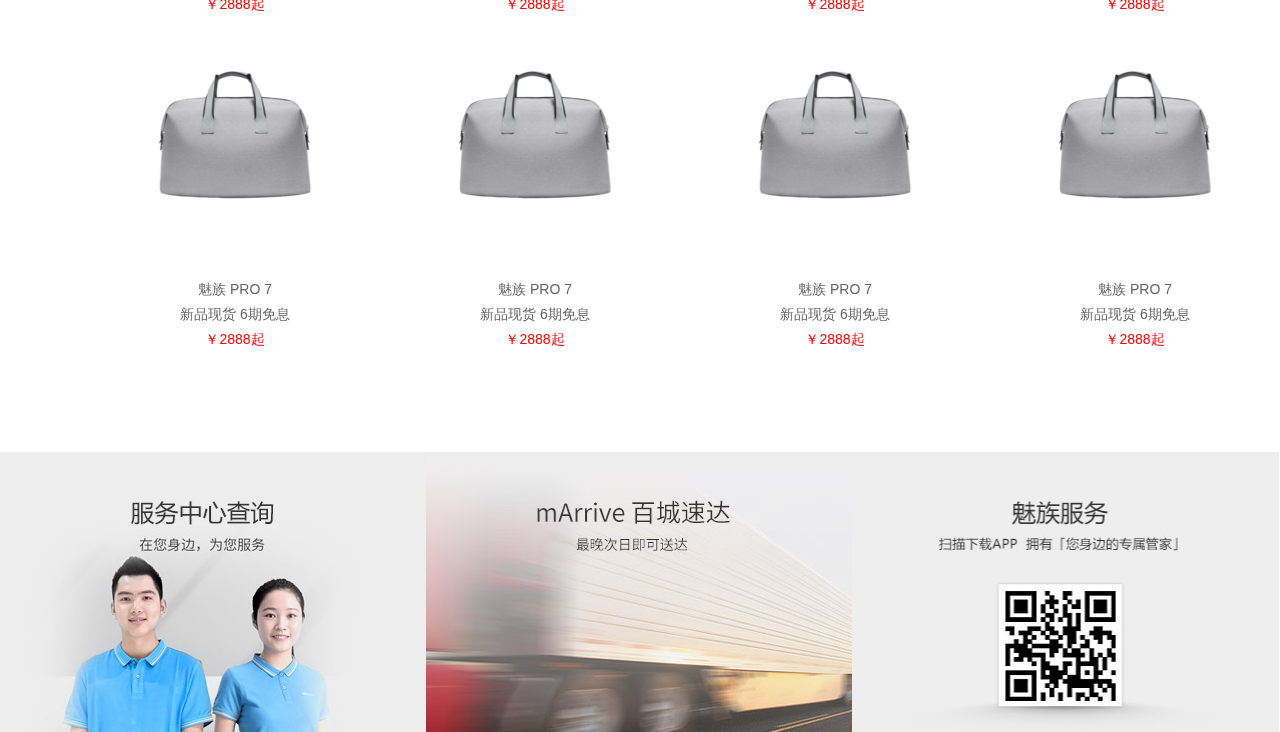
<file: 课件源码/index.html>
<!doctype html>
<html lang="en">
<head>
    <meta charset="UTF-8">
    <meta name="viewport" content="width=device-width, user-scalable=no, initial-scale=1.0, maximum-scale=1.0, minimum-scale=1.0">
    <meta http-equiv="X-UA-Compatible" content="ie=edge">
    <meta name="Author" content="网页作者" />
    <meta name="Copyright" content="网站版权" />
    <meta name="keywords" content="网站关键字" />
    <meta name="description" content="网站描述" />
    <title>Document</title>
    <!--
    href和src的区别
    href: 超文本链接，比如a标签，css
    src: 路径，文件的来源
    -->
    <link rel="stylesheet" href="css/base.css">
    <link rel="stylesheet" href="css/index.css">
    <link rel="stylesheet" href="css/swiper-3.4.2.min.css">
    <script src="js/swiper-3.4.2.min.js"></script>

</head>
    <!--===========================-->
    <!-------监督热线：400-1567-315---->
    <!--===========================-->
<body>
<!--头部开始-->
    <div class="header">
        <div class="content clearfix">
            <div class="h_left fl-l"></div>
            <div class="h_right fl-r">
                <div class="h_r_left fl-l">
                    <ul class="clearfix">
                        <li><a href="">魅族商城</a></li>
                        <li class="h_r_l_li">
                            <a href="">魅族手机</a>
                            <ul class="clearfix">
                                <li>
                                    <a href=""><img src="img/bg/header/mx6_23e5fc6.png" alt=""></a>
                                    <p>魅族PRO7</p>
                                </li>
                                <li><a href=""><img src="img/bg/header/mx6_23e5fc6.png" alt=""></a>
                                    <p>魅族PRO7</p></li>
                                <li><a href=""><img src="img/bg/header/mx6_23e5fc6.png" alt=""></a>
                                    <p>魅族PRO7</p></li>
                                <li><a href=""><img src="img/bg/header/mx6_23e5fc6.png" alt=""></a>
                                    <p>魅族PRO7</p></li>
                                <li><a href=""><img src="img/bg/header/mx6_23e5fc6.png" alt=""></a>
                                    <p>魅族PRO7</p></li>
                            </ul>
                        </li>
                        <li class="h_r_l_li">
                            <a href="">魅蓝手机</a>
                            <ul class="clearfix">
                                <li>
                                    <a href=""><img src="img/bg/header/mx6_23e5fc6.png" alt=""></a>
                                    <p>魅族PRO7</p>
                                </li>
                                <li><a href=""><img src="img/bg/header/mx6_23e5fc6.png" alt=""></a>
                                    <p>魅族PRO7</p>
                                </li>
                                <li><a href=""><img src="img/bg/header/mx6_23e5fc6.png" alt=""></a>
                                    <p>魅族PRO7</p>
                                </li>
                                <li><a href=""><img src="img/bg/header/mx6_23e5fc6.png" alt=""></a>
                                    <p>魅族PRO7</p>
                                </li>
                                <li><a href=""><img src="img/bg/header/mx6_23e5fc6.png" alt=""></a>
                                    <p>魅族PRO7</p>
                                </li>
                            </ul>
                        </li>
                        <li><a href="">魅族声学</a></li>
                        <li><a href="">智能.配件</a></li>
                        <li><a href="">服务</a></li>
                        <li><a href="">专卖店</a></li>
                        <li><a href="">Flyme</a></li>
                        <li><a href="">社区</a></li>
                    </ul>
                </div>
                <div class="h_r_right fl-r clearfix">
                    <!--注意：p里面不能嵌套块级，a里面不能嵌套a-->
                    <div class="fl-l"><!--背景图片的最大的盒子-->
                        <div class="drop_down"><!--下拉菜单的大盒子-->
                        <div class="delta"></div><!--三角形-->
                        <ul class="login_nav clearfix"><!--下拉菜单-->
                            <li><a href="">立即登录</a></li>
                            <li><a href="">立即注册</a></li>
                            <li><a href="">我的订单</a></li>
                            <li><a href="">M码通道</a></li>
                        </ul>
                        </div>
                    </div>
                    <div class="fl-r">
                        <span>0</span>
                    </div>
            </div>
        </div>
    </div>
    </div>
<!--头部结束-->
<!--banner开始-->
<div class="swiper-container">
    <div class="swiper-wrapper">
        <div class="swiper-slide"><a href=""><img src="img/banner/1.jpg" alt=""></a></div>
        <div class="swiper-slide"><a href=""><img src="img/banner/2.jpg" alt=""></a></div>
        <div class="swiper-slide"><a href=""><img src="img/banner/3.jpg" alt=""></a></div>
        <div class="swiper-slide"><a href=""><img src="img/banner/4.jpg" alt=""></a></div>
        <div class="swiper-slide"><a href=""><img src="img/banner/5.jpg" alt=""></a></div>
    </div>
    <!-- 如果需要分页器 -->
    <div class="swiper-pagination"></div>

    <!-- 如果需要导航按钮 -->
    <div class="swiper-button-prev"></div>
    <div class="swiper-button-next"></div>

    <!-- 如果需要滚动条 -->
    <div class="swiper-scrollbar"></div>
</div>
<!--banner结束-->
<!--patr1开始-->
<div class="part1">
    <div class="content">
        <ul class="clearfix">
            <li>
                <img src="img/mx.jpg" alt="">
                <span>魅友福利</span>
                <p>魅蓝X 降价后1499￥</p>
            </li>
            <li>
                <img src="img/mx.jpg" alt="">
                <span>魅友福利</span>
                <p>魅蓝X 降价后1499￥</p>
            </li>
            <li>
                <img src="img/mx.jpg" alt="">
                <span>魅友福利</span>
                <p>魅蓝X 降价后1499￥</p>
            </li>
            <li>
                <img src="img/mx.jpg" alt="">
                <span>魅友福利</span>
                <p>魅蓝X 降价后1499￥</p>
            </li>
        </ul>
    </div>
</div>
<!--patr1结束-->
<!--patr2开始-->
<div class="part2 clearfix">
    <div class="content">
    <div class="p2_left"><a href=""><img src="img/bg/part2/bg.png" alt=""></a></div>
    <div class="p2_right fl-r">
        <ul class="clearfix">
            <li>
                <a href=""><img src="img/bg/part2/1.png" alt=""><p>手机</p></a>
            </li>
            <li>
                <a href=""><img src="img/bg/part2/2.png" alt=""><p>套套</p></a>
            </li>
            <li>
                <a href=""><img src="img/bg/part2/3.png" alt=""><p>数据线</p></a>
            </li>
            <li><a href=""><img src="img/bg/part2/4.png" alt=""><p>电源适配器</p></a></li>
            <li>
                <a href=""><img src="img/bg/part2/5.png" alt=""><p>数码影音</p></a>
            </li>
            <li>
                <a href=""><img src="img/bg/part2/6.png" alt=""><p>智能硬件</p></a>
            </li>
            <li>
                <a href=""><img src="img/bg/part2/7.png" alt=""><p>生活周边</p></a>
            </li>
            <li>
                <a href=""><img src="img/bg/part2/8.png" alt=""><p>所有分类</p></a>
            </li>
        </ul>
    </div>
    </div>
</div>
<!--patr2结束-->
<!--patr3开始-->
<div class="part3">
    <div class="content">
        <ul class="clearfix">
            <li>
                <a href="">
                    <div>
                        <img src="img/pro7_.png" alt="" class="img1">
                        <img src="img/pro7.png" alt="" class="img2">
                    </div>
                    <div>
                        <p>魅族 PRO 7</p>
                        <p>新品现货 6期免息</p>
                        <span>￥2888起</span>
                    </div>

                </a>
            </li>
            <li>
                <a href="">
                    <div>
                        <img src="img/pro7_.png" alt="" class="img1">
                        <img src="img/pro7.png" alt="" class="img2">
                    </div>
                    <div>
                        <p>魅族 PRO 7</p>
                        <p>新品现货 6期免息</p>
                        <span>￥2888起</span>
                    </div>

                </a>
            </li>
            <li>
                <a href="">
                    <div>
                        <img src="img/pro7_.png" alt="" class="img1">
                        <img src="img/pro7.png" alt="" class="img2">
                    </div>
                    <div>
                        <p>魅族 PRO 7</p>
                        <p>新品现货 6期免息</p>
                        <span>￥2888起</span>
                    </div>

                </a>
            </li>
            <li>
                <a href="">
                    <div>
                        <img src="img/pro7_.png" alt="" class="img1">
                        <img src="img/pro7.png" alt="" class="img2">
                    </div>
                    <div>
                        <p>魅族 PRO 7</p>
                        <p>新品现货 6期免息</p>
                        <span>￥2888起</span>
                    </div>

                </a>
            </li>
        </ul>
    </div>
</div>
<!--patr3结束-->
<!--swiper2开始-->
<div class="content">
<div class="swiper-container1">
    <div class="swiper-wrapper">
        <div class="swiper-slide">
            <div class="part3">
                <div class="content">
                    <ul class="clearfix">
                        <li>
                            <a href="">
                                <div>
                                    <img src="img/pro7_.png" alt="" class="img1">
                                    <img src="img/pro7.png" alt="" class="img2">
                                </div>
                                <div>
                                    <p>魅族 PRO 7</p>
                                    <p>新品现货 6期免息</p>
                                    <span>￥2888起</span>
                                </div>

                            </a>
                        </li>
                        <li>
                            <a href="">
                                <div>
                                    <img src="img/pro7_.png" alt="" class="img1">
                                    <img src="img/pro7.png" alt="" class="img2">
                                </div>
                                <div>
                                    <p>魅族 PRO 7</p>
                                    <p>新品现货 6期免息</p>
                                    <span>￥2888起</span>
                                </div>

                            </a>
                        </li>
                        <li>
                            <a href="">
                                <div>
                                    <img src="img/pro7_.png" alt="" class="img1">
                                    <img src="img/pro7.png" alt="" class="img2">
                                </div>
                                <div>
                                    <p>魅族 PRO 7</p>
                                    <p>新品现货 6期免息</p>
                                    <span>￥2888起</span>
                                </div>

                            </a>
                        </li>
                        <li>
                            <a href="">
                                <div>
                                    <img src="img/pro7_.png" alt="" class="img1">
                                    <img src="img/pro7.png" alt="" class="img2">
                                </div>
                                <div>
                                    <p>魅族 PRO 7</p>
                                    <p>新品现货 6期免息</p>
                                    <span>￥2888起</span>
                                </div>

                            </a>
                        </li>
                    </ul>
                </div>
            </div>
        </div>
        <div class="swiper-slide">
            <div class="part3">
                <div class="content">
                    <ul class="clearfix">
                        <li>
                            <a href="">
                                <div>
                                    <img src="img/pro7_.png" alt="" class="img1">
                                    <img src="img/pro7.png" alt="" class="img2">
                                </div>
                                <div>
                                    <p>魅族 PRO 7</p>
                                    <p>新品现货 6期免息</p>
                                    <span>￥2888起</span>
                                </div>

                            </a>
                        </li>
                        <li>
                            <a href="">
                                <div>
                                    <img src="img/pro7_.png" alt="" class="img1">
                                    <img src="img/pro7.png" alt="" class="img2">
                                </div>
                                <div>
                                    <p>魅族 PRO 7</p>
                                    <p>新品现货 6期免息</p>
                                    <span>￥2888起</span>
                                </div>

                            </a>
                        </li>
                        <li>
                            <a href="">
                                <div>
                                    <img src="img/pro7_.png" alt="" class="img1">
                                    <img src="img/pro7.png" alt="" class="img2">
                                </div>
                                <div>
                                    <p>魅族 PRO 7</p>
                                    <p>新品现货 6期免息</p>
                                    <span>￥2888起</span>
                                </div>

                            </a>
                        </li>
                        <li>
                            <a href="">
                                <div>
                                    <img src="img/pro7_.png" alt="" class="img1">
                                    <img src="img/pro7.png" alt="" class="img2">
                                </div>
                                <div>
                                    <p>魅族 PRO 7</p>
                                    <p>新品现货 6期免息</p>
                                    <span>￥2888起</span>
                                </div>

                            </a>
                        </li>
                    </ul>
                </div>
            </div>
        </div>
    </div>
    <!-- 如果需要分页器 -->
    <div class="swiper-pagination"></div>

    <!-- 如果需要导航按钮 -->
    <div class="swiper-button-prev"></div>
    <div class="swiper-button-next"></div>

    <!--&lt;!&ndash; 如果需要滚动条 &ndash;&gt;-->
    <!--<div class="swiper-scrollbar"></div>-->
</div>
</div>
<!--swiper2结束-->
<!--part4开始-->
<div class="part4">
    <div class="content">
        <ul class="clearfix">
            <li>
                <a href="">
                    <div>
                        <img src="img/bag1.jpg" alt="" class="img1">
                        <img src="img/bag2.png" alt="" class="img2">
                    </div>
                    <div>
                        <p>魅族 PRO 7</p>
                        <p>新品现货 6期免息</p>
                        <span>￥2888起</span>
                    </div>

                </a>
            </li>
            <li>
                <a href="">
                    <div>
                        <img src="img/bag1.jpg" alt="" class="img1">
                        <img src="img/bag2.png" alt="" class="img2">
                    </div>
                    <div>
                        <p>魅族 PRO 7</p>
                        <p>新品现货 6期免息</p>
                        <span>￥2888起</span>
                    </div>

                </a>
            </li>
            <li>
                <a href="">
                    <div>
                        <img src="img/bag1.jpg" alt="" class="img1">
                        <img src="img/bag2.png" alt="" class="img2">
                    </div>
                    <div>
                        <p>魅族 PRO 7</p>
                        <p>新品现货 6期免息</p>
                        <span>￥2888起</span>
                    </div>

                </a>
            </li>
            <li>
                <a href="">
                    <div>
                        <img src="img/bag1.jpg" alt="" class="img1">
                        <img src="img/bag2.png" alt="" class="img2">
                    </div>
                    <div>
                        <p>魅族 PRO 7</p>
                        <p>新品现货 6期免息</p>
                        <span>￥2888起</span>
                    </div>

                </a>
            </li>
            <li>
                <a href="">
                    <div>
                        <img src="img/bag1.jpg" alt="" class="img1">
                        <img src="img/bag2.png" alt="" class="img2">
                    </div>
                    <div>
                        <p>魅族 PRO 7</p>
                        <p>新品现货 6期免息</p>
                        <span>￥2888起</span>
                    </div>

                </a>
            </li>
            <li>
                <a href="">
                    <div>
                        <img src="img/bag1.jpg" alt="" class="img1">
                        <img src="img/bag2.png" alt="" class="img2">
                    </div>
                    <div>
                        <p>魅族 PRO 7</p>
                        <p>新品现货 6期免息</p>
                        <span>￥2888起</span>
                    </div>

                </a>
            </li>
            <li>
                <a href="">
                    <div>
                        <img src="img/bag1.jpg" alt="" class="img1">
                        <img src="img/bag2.png" alt="" class="img2">
                    </div>
                    <div>
                        <p>魅族 PRO 7</p>
                        <p>新品现货 6期免息</p>
                        <span>￥2888起</span>
                    </div>

                </a>
            </li>
            <li>
                <a href="">
                    <div>
                        <img src="img/bag1.jpg" alt="" class="img1">
                        <img src="img/bag2.png" alt="" class="img2">
                    </div>
                    <div>
                        <p>魅族 PRO 7</p>
                        <p>新品现货 6期免息</p>
                        <span>￥2888起</span>
                    </div>

                </a>
            </li>
            <li>
                <a href="">
                    <div>
                        <img src="img/bag1.jpg" alt="" class="img1">
                        <img src="img/bag2.png" alt="" class="img2">
                    </div>
                    <div>
                        <p>魅族 PRO 7</p>
                        <p>新品现货 6期免息</p>
                        <span>￥2888起</span>
                    </div>

                </a>
            </li>
            <li>
                <a href="">
                    <div>
                        <img src="img/bag1.jpg" alt="" class="img1">
                        <img src="img/bag2.png" alt="" class="img2">
                    </div>
                    <div>
                        <p>魅族 PRO 7</p>
                        <p>新品现货 6期免息</p>
                        <span>￥2888起</span>
                    </div>

                </a>
            </li>
            <li>
                <a href="">
                    <div>
                        <img src="img/bag1.jpg" alt="" class="img1">
                        <img src="img/bag2.png" alt="" class="img2">
                    </div>
                    <div>
                        <p>魅族 PRO 7</p>
                        <p>新品现货 6期免息</p>
                        <span>￥2888起</span>
                    </div>

                </a>
            </li>
            <li>
                <a href="">
                    <div>
                        <img src="img/bag1.jpg" alt="" class="img1">
                        <img src="img/bag2.png" alt="" class="img2">
                    </div>
                    <div>
                        <p>魅族 PRO 7</p>
                        <p>新品现货 6期免息</p>
                        <span>￥2888起</span>
                    </div>

                </a>
            </li>
        </ul>
    </div>
</div>
<!--part4结束-->
<!--part5开始-->
<div class="part5 clearfix">
    <div></div>
    <div></div>
    <div></div>
<div>
<!--part5结束-->






<script language="javascript">
    var mySwiper = new Swiper('.swiper-container',{
        effect : 'cube',//轮播的类型
        autoplay: 3000,//自动轮播，3000代表3000毫秒，也就是3s
        cube: {//大家自己去官网看参数
            slideShadows: false,
        },
        // 如果需要分页器
        pagination: '.swiper-pagination',

        // 如果需要前进后退按钮
        nextButton: '.swiper-button-next',
        prevButton: '.swiper-button-prev',

        // 如果需要滚动条
        scrollbar: '.swiper-scrollbar',

    })
    var mySwiper = new Swiper('.swiper-container1',{
        effect : 'cube',//轮播的类型
        autoplay: 3000,//自动轮播，3000代表3000毫秒，也就是3s
        cube: {//大家自己去官网看参数
            slideShadows: false,
        },
        // 如果需要分页器
        pagination: '.swiper-pagination',

        // 如果需要前进后退按钮
        nextButton: '.swiper-button-next',
        prevButton: '.swiper-button-prev',

        // 如果需要滚动条
        scrollbar: '.swiper-scrollbar',

    })
</script>
</body>
</html>
</file>
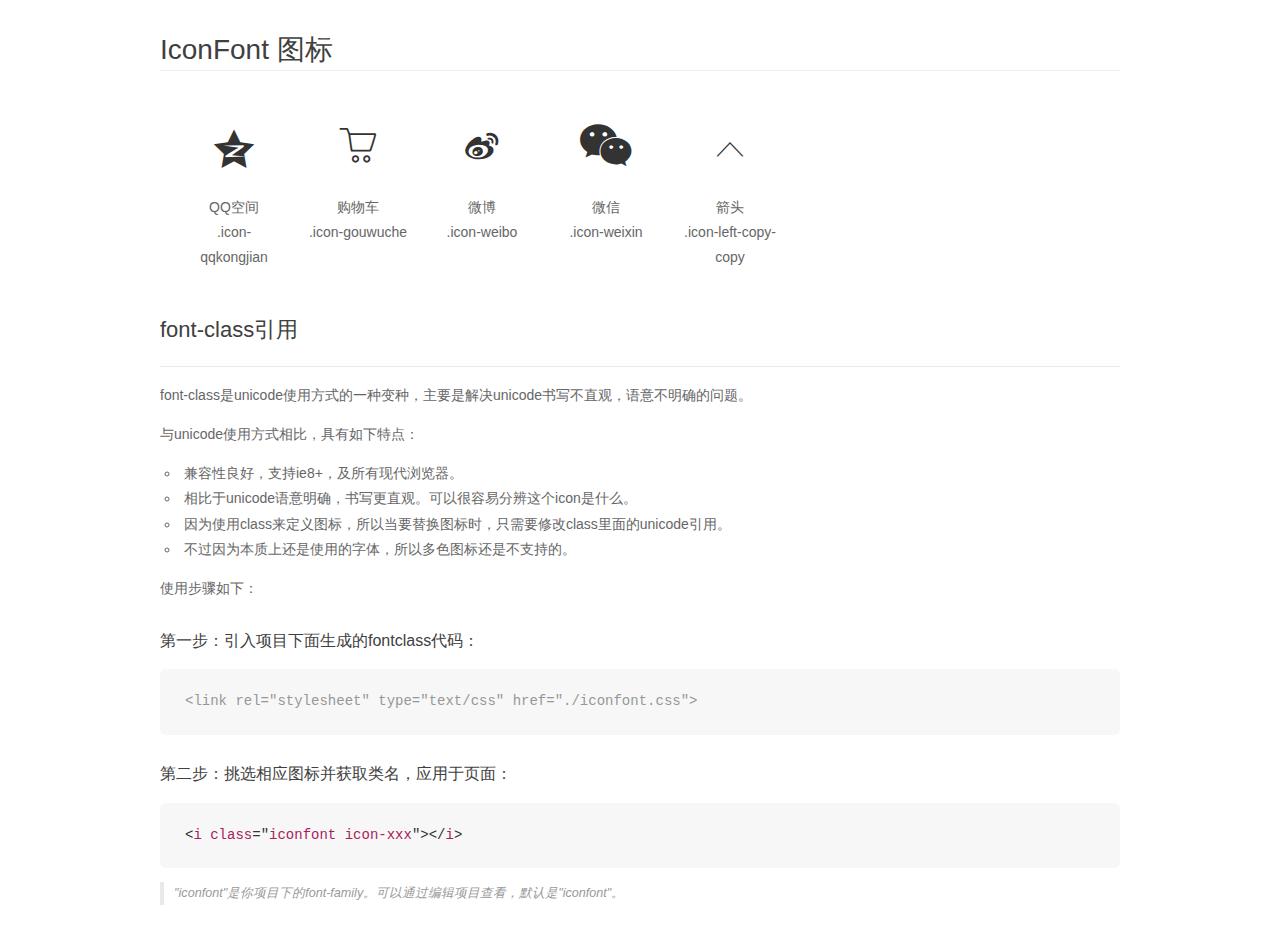
<file: css/iconfont/demo_fontclass.html>
<!DOCTYPE html>
<html>
<head>
    <meta charset="utf-8"/>
    <title>IconFont</title>
    <link rel="stylesheet" href="demo.css">
    <link rel="stylesheet" href="iconfont.css">
</head>
<body>
    <div class="main markdown">
        <h1>IconFont 图标</h1>
        <ul class="icon_lists clear">
            
                <li>
                <i class="icon iconfont icon-qqkongjian"></i>
                    <div class="name">QQ空间</div>
                    <div class="fontclass">.icon-qqkongjian</div>
                </li>
            
                <li>
                <i class="icon iconfont icon-gouwuche"></i>
                    <div class="name">购物车</div>
                    <div class="fontclass">.icon-gouwuche</div>
                </li>
            
                <li>
                <i class="icon iconfont icon-weibo"></i>
                    <div class="name">微博</div>
                    <div class="fontclass">.icon-weibo</div>
                </li>
            
                <li>
                <i class="icon iconfont icon-weixin"></i>
                    <div class="name">微信</div>
                    <div class="fontclass">.icon-weixin</div>
                </li>
            
                <li>
                <i class="icon iconfont icon-left-copy-copy"></i>
                    <div class="name">箭头</div>
                    <div class="fontclass">.icon-left-copy-copy</div>
                </li>
            
        </ul>

        <h2 id="font-class-">font-class引用</h2>
        <hr>

        <p>font-class是unicode使用方式的一种变种，主要是解决unicode书写不直观，语意不明确的问题。</p>
        <p>与unicode使用方式相比，具有如下特点：</p>
        <ul>
        <li>兼容性良好，支持ie8+，及所有现代浏览器。</li>
        <li>相比于unicode语意明确，书写更直观。可以很容易分辨这个icon是什么。</li>
        <li>因为使用class来定义图标，所以当要替换图标时，只需要修改class里面的unicode引用。</li>
        <li>不过因为本质上还是使用的字体，所以多色图标还是不支持的。</li>
        </ul>
        <p>使用步骤如下：</p>
        <h3 id="-fontclass-">第一步：引入项目下面生成的fontclass代码：</h3>


        <pre><code class="lang-js hljs javascript"><span class="hljs-comment">&lt;link rel="stylesheet" type="text/css" href="./iconfont.css"&gt;</span></code></pre>
        <h3 id="-">第二步：挑选相应图标并获取类名，应用于页面：</h3>
        <pre><code class="lang-css hljs">&lt;<span class="hljs-selector-tag">i</span> <span class="hljs-selector-tag">class</span>="<span class="hljs-selector-tag">iconfont</span> <span class="hljs-selector-tag">icon-xxx</span>"&gt;&lt;/<span class="hljs-selector-tag">i</span>&gt;</code></pre>
        <blockquote>
        <p>"iconfont"是你项目下的font-family。可以通过编辑项目查看，默认是"iconfont"。</p>
        </blockquote>
    </div>
</body>
</html>
</file>
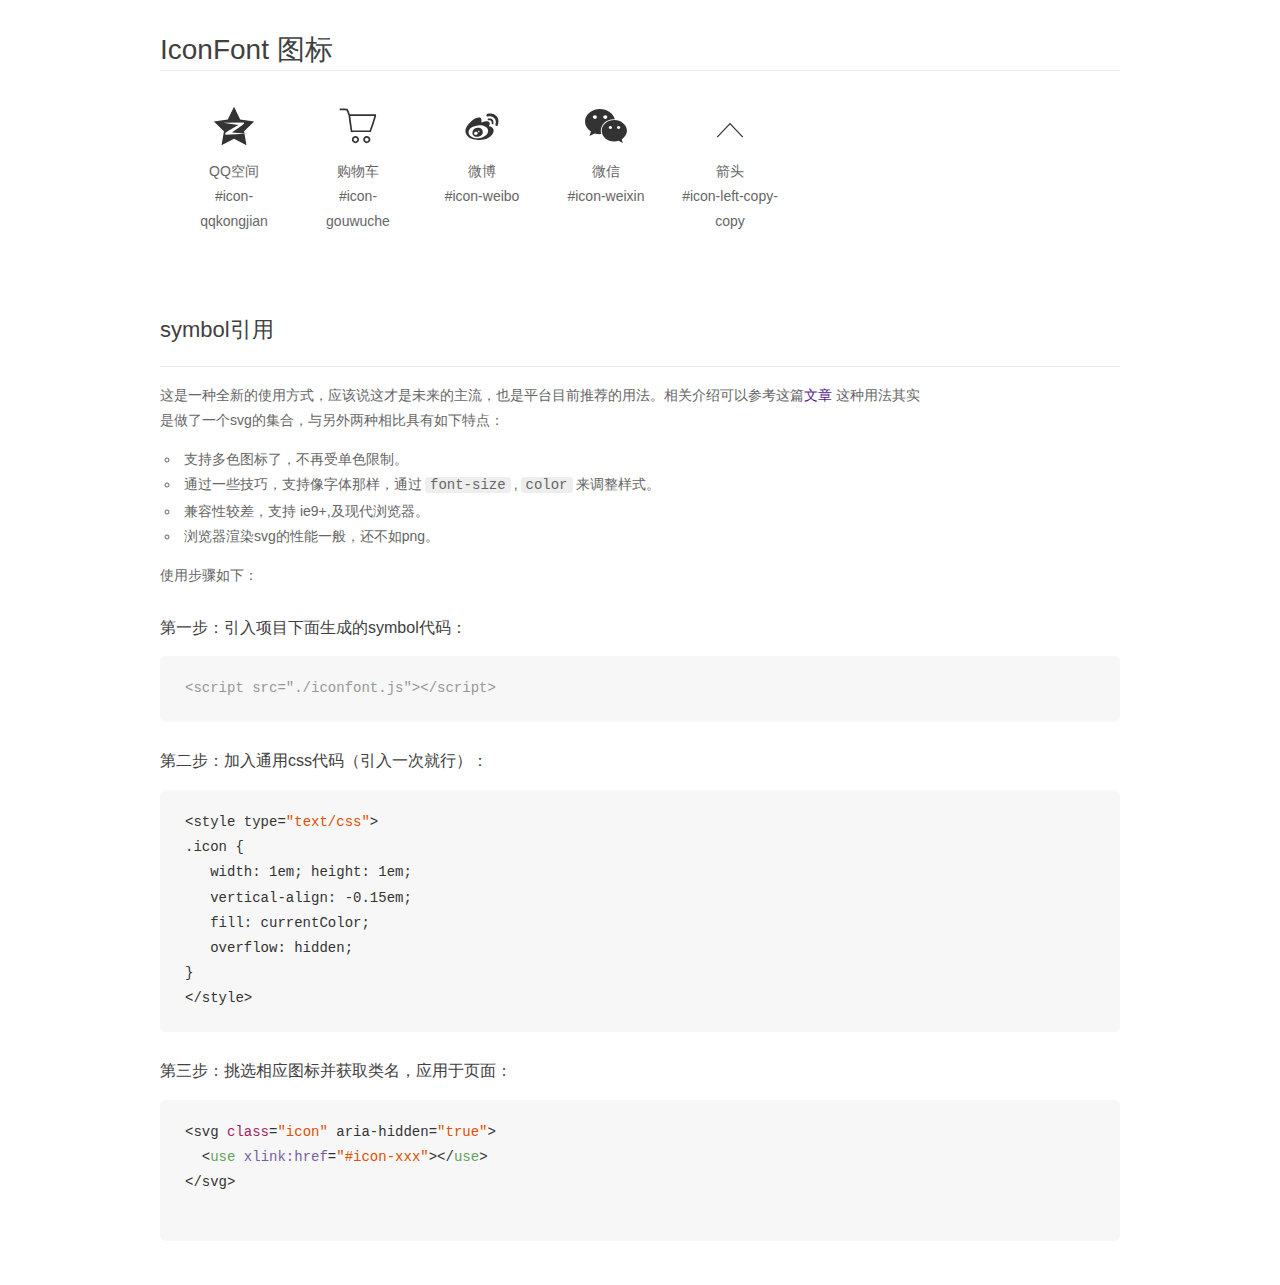
<file: css/iconfont/demo_symbol.html>
<!DOCTYPE html>
<html>
<head>
    <meta charset="utf-8"/>
    <title>IconFont</title>
    <link rel="stylesheet" href="demo.css">
    <script src="iconfont.js"></script>

    <style type="text/css">
        .icon {
          /* 通过设置 font-size 来改变图标大小 */
          width: 1em; height: 1em;
          /* 图标和文字相邻时，垂直对齐 */
          vertical-align: -0.15em;
          /* 通过设置 color 来改变 SVG 的颜色/fill */
          fill: currentColor;
          /* path 和 stroke 溢出 viewBox 部分在 IE 下会显示
             normalize.css 中也包含这行 */
          overflow: hidden;
        }

    </style>
</head>
<body>
    <div class="main markdown">
        <h1>IconFont 图标</h1>
        <ul class="icon_lists clear">
            
                <li>
                    <svg class="icon" aria-hidden="true">
                        <use xlink:href="#icon-qqkongjian"></use>
                    </svg>
                    <div class="name">QQ空间</div>
                    <div class="fontclass">#icon-qqkongjian</div>
                </li>
            
                <li>
                    <svg class="icon" aria-hidden="true">
                        <use xlink:href="#icon-gouwuche"></use>
                    </svg>
                    <div class="name">购物车</div>
                    <div class="fontclass">#icon-gouwuche</div>
                </li>
            
                <li>
                    <svg class="icon" aria-hidden="true">
                        <use xlink:href="#icon-weibo"></use>
                    </svg>
                    <div class="name">微博</div>
                    <div class="fontclass">#icon-weibo</div>
                </li>
            
                <li>
                    <svg class="icon" aria-hidden="true">
                        <use xlink:href="#icon-weixin"></use>
                    </svg>
                    <div class="name">微信</div>
                    <div class="fontclass">#icon-weixin</div>
                </li>
            
                <li>
                    <svg class="icon" aria-hidden="true">
                        <use xlink:href="#icon-left-copy-copy"></use>
                    </svg>
                    <div class="name">箭头</div>
                    <div class="fontclass">#icon-left-copy-copy</div>
                </li>
            
        </ul>


        <h2 id="symbol-">symbol引用</h2>
        <hr>

        <p>这是一种全新的使用方式，应该说这才是未来的主流，也是平台目前推荐的用法。相关介绍可以参考这篇<a href="">文章</a>
        这种用法其实是做了一个svg的集合，与另外两种相比具有如下特点：</p>
        <ul>
          <li>支持多色图标了，不再受单色限制。</li>
          <li>通过一些技巧，支持像字体那样，通过<code>font-size</code>,<code>color</code>来调整样式。</li>
          <li>兼容性较差，支持 ie9+,及现代浏览器。</li>
          <li>浏览器渲染svg的性能一般，还不如png。</li>
        </ul>
        <p>使用步骤如下：</p>
        <h3 id="-symbol-">第一步：引入项目下面生成的symbol代码：</h3>
        <pre><code class="lang-js hljs javascript"><span class="hljs-comment">&lt;script src="./iconfont.js"&gt;&lt;/script&gt;</span></code></pre>
        <h3 id="-css-">第二步：加入通用css代码（引入一次就行）：</h3>
        <pre><code class="lang-js hljs javascript">&lt;style type=<span class="hljs-string">"text/css"</span>&gt;
.icon {
   width: <span class="hljs-number">1</span>em; height: <span class="hljs-number">1</span>em;
   vertical-align: <span class="hljs-number">-0.15</span>em;
   fill: currentColor;
   overflow: hidden;
}
&lt;<span class="hljs-regexp">/style&gt;</span></code></pre>
        <h3 id="-">第三步：挑选相应图标并获取类名，应用于页面：</h3>
        <pre><code class="lang-js hljs javascript">&lt;svg <span class="hljs-class"><span class="hljs-keyword">class</span></span>=<span class="hljs-string">"icon"</span> aria-hidden=<span class="hljs-string">"true"</span>&gt;<span class="xml"><span class="hljs-tag">
  &lt;<span class="hljs-name">use</span> <span class="hljs-attr">xlink:href</span>=<span class="hljs-string">"#icon-xxx"</span>&gt;</span><span class="hljs-tag">&lt;/<span class="hljs-name">use</span>&gt;</span>
</span>&lt;<span class="hljs-regexp">/svg&gt;
        </span></code></pre>
    </div>
</body>
</html>
</file>
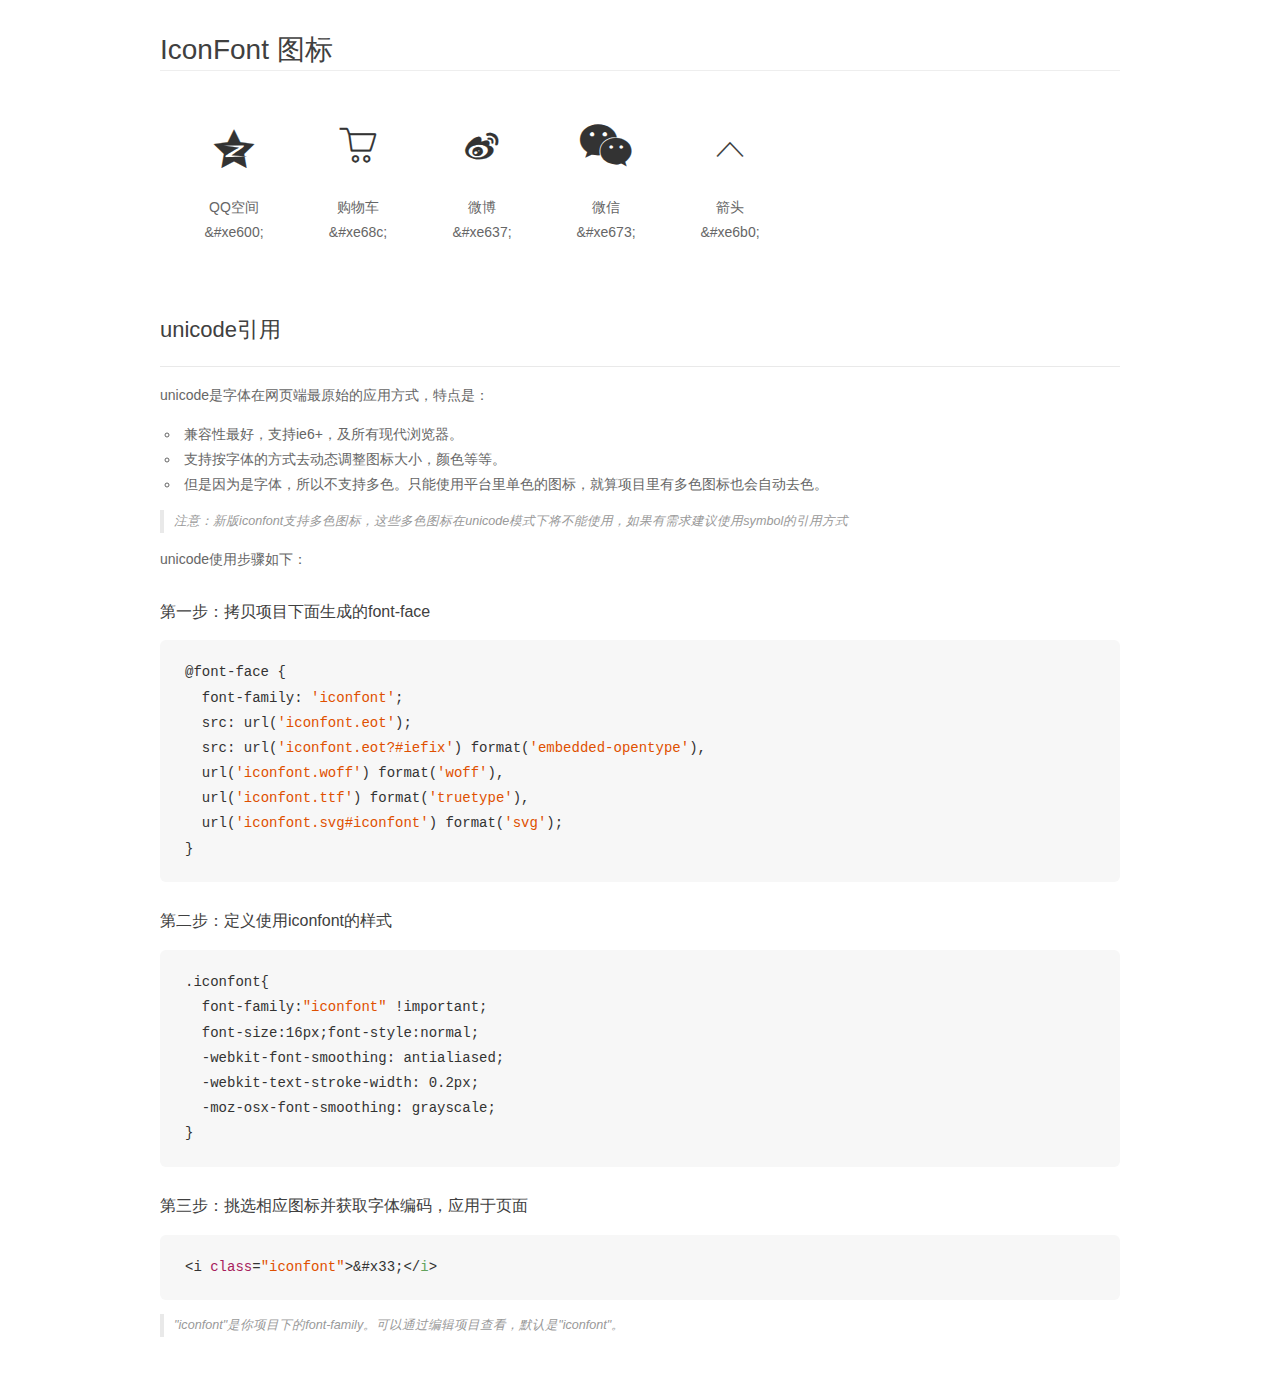
<file: css/iconfont/demo_unicode.html>
<!DOCTYPE html>
<html>
<head>
    <meta charset="utf-8"/>
    <title>IconFont</title>
    <link rel="stylesheet" href="demo.css">

    <style type="text/css">

        @font-face {font-family: "iconfont";
          src: url('iconfont.eot'); /* IE9*/
          src: url('iconfont.eot#iefix') format('embedded-opentype'), /* IE6-IE8 */
          url('iconfont.woff') format('woff'), /* chrome, firefox */
          url('iconfont.ttf') format('truetype'), /* chrome, firefox, opera, Safari, Android, iOS 4.2+*/
          url('iconfont.svg#iconfont') format('svg'); /* iOS 4.1- */
        }

        .iconfont {
          font-family:"iconfont" !important;
          font-size:16px;
          font-style:normal;
          -webkit-font-smoothing: antialiased;
          -webkit-text-stroke-width: 0.2px;
          -moz-osx-font-smoothing: grayscale;
        }

    </style>
</head>
<body>
    <div class="main markdown">
        <h1>IconFont 图标</h1>
        <ul class="icon_lists clear">
            
                <li>
                <i class="icon iconfont">&#xe600;</i>
                    <div class="name">QQ空间</div>
                    <div class="code">&amp;#xe600;</div>
                </li>
            
                <li>
                <i class="icon iconfont">&#xe68c;</i>
                    <div class="name">购物车</div>
                    <div class="code">&amp;#xe68c;</div>
                </li>
            
                <li>
                <i class="icon iconfont">&#xe637;</i>
                    <div class="name">微博</div>
                    <div class="code">&amp;#xe637;</div>
                </li>
            
                <li>
                <i class="icon iconfont">&#xe673;</i>
                    <div class="name">微信</div>
                    <div class="code">&amp;#xe673;</div>
                </li>
            
                <li>
                <i class="icon iconfont">&#xe6b0;</i>
                    <div class="name">箭头</div>
                    <div class="code">&amp;#xe6b0;</div>
                </li>
            
        </ul>
        <h2 id="unicode-">unicode引用</h2>
        <hr>

        <p>unicode是字体在网页端最原始的应用方式，特点是：</p>
        <ul>
        <li>兼容性最好，支持ie6+，及所有现代浏览器。</li>
        <li>支持按字体的方式去动态调整图标大小，颜色等等。</li>
        <li>但是因为是字体，所以不支持多色。只能使用平台里单色的图标，就算项目里有多色图标也会自动去色。</li>
        </ul>
        <blockquote>
        <p>注意：新版iconfont支持多色图标，这些多色图标在unicode模式下将不能使用，如果有需求建议使用symbol的引用方式</p>
        </blockquote>
        <p>unicode使用步骤如下：</p>
        <h3 id="-font-face">第一步：拷贝项目下面生成的font-face</h3>
        <pre><code class="lang-js hljs javascript">@font-face {
  font-family: <span class="hljs-string">'iconfont'</span>;
  src: url(<span class="hljs-string">'iconfont.eot'</span>);
  src: url(<span class="hljs-string">'iconfont.eot?#iefix'</span>) format(<span class="hljs-string">'embedded-opentype'</span>),
  url(<span class="hljs-string">'iconfont.woff'</span>) format(<span class="hljs-string">'woff'</span>),
  url(<span class="hljs-string">'iconfont.ttf'</span>) format(<span class="hljs-string">'truetype'</span>),
  url(<span class="hljs-string">'iconfont.svg#iconfont'</span>) format(<span class="hljs-string">'svg'</span>);
}
</code></pre>
        <h3 id="-iconfont-">第二步：定义使用iconfont的样式</h3>
        <pre><code class="lang-js hljs javascript">.iconfont{
  font-family:<span class="hljs-string">"iconfont"</span> !important;
  font-size:<span class="hljs-number">16</span>px;font-style:normal;
  -webkit-font-smoothing: antialiased;
  -webkit-text-stroke-width: <span class="hljs-number">0.2</span>px;
  -moz-osx-font-smoothing: grayscale;
}
</code></pre>
        <h3 id="-">第三步：挑选相应图标并获取字体编码，应用于页面</h3>
        <pre><code class="lang-js hljs javascript">&lt;i <span class="hljs-class"><span class="hljs-keyword">class</span></span>=<span class="hljs-string">"iconfont"</span>&gt;&amp;#x33;<span class="xml"><span class="hljs-tag">&lt;/<span class="hljs-name">i</span>&gt;</span></span></code></pre>

        <blockquote>
        <p>"iconfont"是你项目下的font-family。可以通过编辑项目查看，默认是"iconfont"。</p>
        </blockquote>
    </div>


</body>
</html>
</file>
<file: css/base.css>
@charset 'UTF-8';

body,h1,h2,h3,h4,h5,h6,p,dd{margin:0;}
ul,ol,dl{margin:0;padding:0;list-style:none;}
img{border:none;vertical-align:middle;}
a{text-decoration:none;color:inherit;outline:none;}
body{font:14px/1.5 'Microsoft Yahei',sans-serif;/*sans-serif 是手机默认字体*/}

/*---------------------------------------
				 font 
---------------------------------------*/
/*** font-size***/
.f-siz12{font-size:12px;}
.f-siz14{font-size:14px;}
.f-siz16{font-size:16px;}
.f-siz18{font-size:18px;}
.f-siz20{font-size:20px;}
.f-siz22{font-size:22px;}
.f-siz24{font-size:24px;}
.f-siz26{font-size:26px;}
.f-siz28{font-size:28px;}
.f-siz30{font-size:30px;}

.f-wei-nor{font-weight: normal;}
.f-wei-b{font-weight: bold;}
.f-sty-nor{font-style: normal;}
/*--------------------------
		 border 
-----------------------------*/
.bor{border:1px solid #eee;}
.bor-t{border-top:1px solid #eee;}
.bor-r{border-right:1px solid #eee;}
.bor-b{border-bottom:1px solid #eee;}
.bor-l{border-left:1px solid #eee;}

/**************************************************
=========== padding ===============================
**************************************************/
.pad-5{padding:5px;}
.pad-10{padding:10px;}
.pad-15{padding:15px;}
.pad-20{padding:20px;}
.pad-25{padding:25px;}

.pad-t5{padding-top:5px;}
.pad-t10{padding-top:10px;}
.pad-t15{padding-top:15px;}
.pad-t20{padding-top:20px;}
.pad-t25{padding-top:25px;}
.pad-t30{padding-top:30px;}
.pad-t5{padding-top:5px;}

.pad-r0{padding-right:0;}
.pad-r5{padding-right:5px;}
.pad-r10{padding-right:10px;}
.pad-r15{padding-right:15px;}
.pad-r20{padding-right:20px;}
.pad-r25{padding-right:25px;}
.pad-r30{padding-right:30px;}

.pad-b5{padding-bottom:5px;}
.pad-b10{padding-bottom:10px;}
.pad-b15{padding-bottom:15px;}
.pad-b20{padding-bottom:20px;}
.pad-b25{padding-bottom:25px;}
.pad-b30{padding-bottom:30px;}

.pad-l0{padding-left:0;}
.pad-l5{padding-left:5px;}
.pad-l10{padding-left:10px;}
.pad-l15{padding-left:15px;}
.pad-l20{padding-left:20px;}
.pad-l25{padding-left:25px;}
.pad-l30{padding-left:30px;}


/**************************************************
=========== margin ===============================
**************************************************/
.mar-auto{margin-left:auto;margin-right:auto;}
.mar-5{margin:5px;}
.mar-10{margin:10px;}
.mar-15{margin:15px;}
.mar-20{margin:20px;}
.mar-25{margin:25px;}

.mar-t5{margin-top:5px;}
.mar-t10{margin-top:10px;}
.mar-t15{margin-top:15px;}
.mar-t20{margin-top:20px;}
.mar-t25{margin-top:25px;}
.mar-t30{margin-top:30px;}
.mar-t5{margin-top:5px;}

.mar-r5{margin-right:5px;}
.mar-r10{margin-right:10px;}
.mar-r15{margin-right:15px;}
.mar-r20{margin-right:20px;}
.mar-r25{margin-right:25px;}
.mar-r30{margin-right:30px;}

.mar-b5{margin-bottom:5px;}
.mar-b10{margin-bottom:10px;}
.mar-b15{margin-bottom:15px;}
.mar-b20{margin-bottom:20px;}
.mar-b25{margin-bottom:25px;}
.mar-b30{margin-bottom:30px;}

.mar-l5{margin-left:5px;}
.mar-l10{margin-left:10px;}
.mar-l15{margin-left:15px;}
.mar-l20{margin-left:20px;}
.mar-l25{margin-left:25px;}
.mar-l30{margin-left:30px;}

/******* float *******/
.clearfix:after{
	content: '';
	display: block;
	height: 0;
	line-height: 0;
	visibility: hidden;
	clear: both;
}
.fl{float:left;}
.fr{float:right;}

/* .row{ margin-left:-15px; margin-right:-15px; } */
/*************************************
===============position===============
***********************************/
.pos-r{position:relative;} .pos-a{position:absolute;} .pos-f{position:fixed;}
.t{top: 0;} .r{right: 0;} .b{bottom:0;} .l{left: 0;}
.zindex-9 {z-index:9;}
.zindex-99 {z-index:99;}
.zindex-999 {z-index:999;}
.zindex-9999 {z-index:9999;}
.zindex-99999 {z-index:99999;}
.zindex-999999 {z-index:999999;}
/****************************
	========= text =========
*****************************/
/*** display ***/
.dis-b {display:block;}
.dis-ib {display:inline-block;}
.dis-n {display:none;}
/*** text-align ***/
.t-a-l {text-align:left;}
.t-a-c {text-align:center;}
.t-a-r {text-align:right;}
/*** vertical ***/
.ver-a-m{vertical-align:middle;}
/*** overflow ***/
.over-h{overflow:hidden;}

/**************************************
================ color ========================
*****************************************/

.c-000{color:#000;}
.c-100{color:#100;}
.c-200{color:#200;}
.c-300{color:#300;}
.c-400{color:#400;}
.c-500{color:#500;}
.c-600{color:#600;}
.c-700{color:#700;}
.c-800{color:#800;}
.c-900{color:#900;}
.c-a00{color:#a00;}
.c-b00{color:#b00;}
.c-c00{color:#c00;}
.c-d00{color:#d00;}
.c-e00{color:#e00;}
.c-f00{color:#f00;}
/******************/
.c-010{color:#010;}
.c-020{color:#020;}
.c-030{color:#030;}
.c-040{color:#040;}
.c-050{color:#050;}
.c-060{color:#060;}
.c-070{color:#070;}
.c-080{color:#080;}
.c-090{color:#090;}
.c-0a0{color:#0a0;}
.c-0b0{color:#0b0;}
.c-0c0{color:#0c0;}
.c-0d0{color:#0d0;}
.c-0e0{color:#0e0;}
.c-0f0{color:#0f0;}
/*******************/
.c-001{color:#001;}
.c-002{color:#002;}
.c-003{color:#003;}
.c-004{color:#004;}
.c-005{color:#005;}
.c-006{color:#006;}
.c-007{color:#007;}
.c-008{color:#008;}
.c-009{color:#009;}
.c-00a{color:#00a;}
.c-00b{color:#00b;}
.c-00c{color:#00c;}
.c-00d{color:#00d;}
.c-00e{color:#00e;}
.c-00f{color:#00f;}
/******************/
.c-111{color:#111;}
.c-222{color:#222;}
.c-333{color:#333;}
.c-444{color:#444;}
.c-555{color:#555;}
.c-666{color:#666;}
.c-777{color:#777;}
.c-888{color:#888;}
.c-999{color:#999;}
.c-aaa{color:#aaa;}
.c-bbb{color:#bbb;}
.c-ccc{color:#ccc;}
.c-eee{color:#ddd;}
.c-fff{color:#fff;}
/*****************/
.c-fa0{color:#fa0;}
.c-af0{color:#af0;}
.c-f0a{color:#f0a;}
.c-a0f{color:#a0f;}
.c-0af{color:#0af;}
.c-0fa{color:#0fa;}
/*************************************
======== background-color ===========
************************************/
.bgc-000{background-color:#000;}
.bgc-100{background-color:#100;}
.bgc-200{background-color:#200;}
.bgc-300{background-color:#300;}
.bgc-400{background-color:#400;}
.bgc-500{background-color:#500;}
.bgc-600{background-color:#600;}
.bgc-700{background-color:#700;}
.bgc-800{background-color:#800;}
.bgc-900{background-color:#900;}
.bgc-a00{background-color:#a00;}
.bgc-b00{background-color:#b00;}
.bgc-c00{background-color:#c00;}
.bgc-d00{background-color:#d00;}
.bgc-e00{background-color:#e00;}
.bgc-f00{background-color:#f00;}
/******************************/
.bgc-010{background-color:#010;}
.bgc-020{background-color:#020;}
.bgc-030{background-color:#030;}
.bgc-040{background-color:#040;}
.bgc-050{background-color:#050;}
.bgc-060{background-color:#060;}
.bgc-070{background-color:#070;}
.bgc-080{background-color:#080;}
.bgc-090{background-color:#090;}
.bgc-0a0{background-color:#0a0;}
.bgc-0b0{background-color:#0b0;}
.bgc-0c0{background-color:#0c0;}
.bgc-0d0{background-color:#0d0;}
.bgc-0e0{background-color:#0e0;}
.bgc-0f0{background-color:#0f0;}
/*****************************/
.bgc-001{background-color:#001;}
.bgc-002{background-color:#002;}
.bgc-003{background-color:#003;}
.bgc-004{background-color:#004;}
.bgc-005{background-color:#005;}
.bgc-006{background-color:#006;}
.bgc-007{background-color:#007;}
.bgc-008{background-color:#008;}
.bgc-009{background-color:#009;}
.bgc-00a{background-color:#00a;}
.bgc-00b{background-color:#00b;}
.bgc-00c{background-color:#00c;}
.bgc-00d{background-color:#00d;}
.bgc-00e{background-color:#00e;}
.bgc-00f{background-color:#00f;}
/*******************************/
.bgc-111{background-color:#111;}
.bgc-222{background-color:#222;}
.bgc-333{background-color:#333;}
.bgc-444{background-color:#444;}
.bgc-555{background-color:#555;}
.bgc-666{background-color:#666;}
.bgc-777{background-color:#777;}
.bgc-888{background-color:#888;}
.bgc-999{background-color:#999;}
.bgc-aaa{background-color:#aaa;}
.bgc-bbb{background-color:#bbb;}
.bgc-ccc{background-color:#ccc;}
.bgc-eee{background-color:#ddd;}
.bgc-fff{background-color:#fff;}
/*******************************/
.bgc-fa0{background-color:#fa0;}
.bgc-af0{background-color:#af0;}
.bgc-f0a{background-color:#f0a;}
.bgc-a0f{background-color:#a0f;}
.bgc-0af{background-color:#0af;}
.bgc-0fa{background-color:#0fa;}
</file>
<file: css/index.css>
@charset "utf-8";

/*头部开始*/

.content{width:1240px; height:100%; margin:auto;}

.header{position:relative; z-index:99;}
.header{width:1240px; padding:0 20px; margin:0 auto;}

/*导航左半部分 开始*/

.header .logo{width:115px; height:80px;}
.header .logo img{padding:30px 0;}
/*导航左半部分 结束*/


/*导航右半部分开始*/
.header:hover .nav-content .nav-content-lf li > a{color:#000;}
.header .nav .nav-content .nav-content-lf>li{float:left;}
.header .nav .nav-content .nav-content-lf>li>a{color:#fff;}
.header .nav .nav-content .nav-content-lf>li ul{position:absolute; top:52px; left:0; z-index:999; width:910px; height:0; overflow:hidden; padding-left:370px; background:#fff; transition:0.5s;}
.header .nav .nav-content .nav-content-lf>li .ml-phone3{width:1180px; padding-left:100px;}
.header .nav .nav-content .nav-content-lf>li .mz-listen{width:840px; padding-left:440px;}
.header .nav .nav-content .nav-content-lf>li .mz-fittings{width:980px; padding-left:300px;}
.header .nav .nav-content .nav-content-lf>li ul li{float:left; margin:0 10px; text-align:center;}
.header .nav .nav-content .nav-content-lf>li ul li img{width:auto; height:85px;}
.header .nav .nav-content .nav-content-lf>li ul li span{display:block; margin-top:-17px;}
.header .nav .nav-content .nav-content-lf >li:hover ul {height:160px;}
.header .nav .nav-content .nav-content-lf li:hover a{color:#0cbbef;}
.header .nav .nav-content .nav-content-lf li a{display:block; padding:30px 20px 31px;}



.header .nav .nav-login{position:relative;}
.header .nav .nav-login .nav-login-mine:hover .nav-login-dropdown{display:block;}
.header .nav .nav-login img{margin:30px 12px 0 18px}
.header .nav .nav-login .nav-login-dropdown:before{content:""; position:absolute; top:-6px; left:40px; width:0; height:0; border-bottom:6px solid #fff; border-left:6px solid transparent; border-right:6px solid transparent;}
.header .nav .nav-login .nav-login-dropdown{display:none; position:absolute; top:58px; left:-16px; padding:15px 20px; font:14px/30px ""; color:#888; background:#fff;}
.header .nav .nav-login .nav-login-dropdown li:hover a{color:#0cbbef;}
.header .nav .nav-login .nav-login-shop:hover .nav-login-shopping{display:block;}
.header .nav .nav-login .nav-login-shop .number{position:absolute; top:25px; left:80px; font-size:12px; color:red;}
.header .nav .nav-login .nav-login-shopping:before{content:""; position:absolute; top:-6px; left:293px; width:0; height:0; border-bottom:6px solid #fff; border-left:6px solid transparent; border-right:6px solid transparent;}
.header .nav .nav-login .nav-login-shopping{display:none; position:absolute; top:59px; left:-216px; width:260px; height:40px; padding:40px 0px 40px 60px; border-radius:5px; background:#fff url("../images/head/shopping.png") no-repeat 57px 40px;}
.header .nav .nav-login .nav-login-shopping p{padding-left:56px; color:#999;}

/*导航右部分 结束*/


/*头部 结束*/


/*轮播图 banner 开始*/
.swiper-container{top:-85px; border:none;}
.swiper-container .swiper-wrapper{width:1940px; margin:auto;}
.swiper-container .swiper-wrapper .swiper-slide{min-width:1240px; max-width:1940px;}
.swiper-container .swiper-slide img{width:100%; height:680px;}




/*轮播图 banner 结束*/

/*营销窗口 开始*/
.window{position:fixed; right:0; bottom:100px;}

.window ul li{position:relative; width:50px; height:50px; line-height:50px; margin:2px 0; text-align:center; background-color:#d8d8d8;}
.window ul li:hover .gouwuche{display:block;}
.window ul li .gouwuche{display:none; position:absolute; z-index:99; top:0px; left:-75px; padding:0 20px; color:#fff; background:#a39a9a; cursor:pointer;}
.window ul li:hover .app{display:block;}
.window ul .list2:hover{background-color:#a3939a;}
.window ul li .app{display:none; position:absolute; z-index:99; top:-143px; left:-159px; width:160px; padding:10px 0; line-height:27px; background:#a39a9a;}
.window ul li .app img{width:145px; height:145px;}
.window ul li:hover .return-top{display:block;}
.window ul li .return-top{display:none; position:absolute; z-index:99; top:0px; left:-85px; padding:0 20px; color:#fff; background:#a39a9a; cursor:pointer;}
.window i{font-size:22px; color:#fff;}
.window a{color:#fff;}



/*营销窗口 结束*/


/*身体部分  开始*/

	/* products-1 开始 */
.body .products-1 li{float:left; width:170px; height:300px; margin-right:185px; text-align:center;}
.body .products-1 li a{display:block;}
.body .products-1 li h4{margin-top:-6px; margin-bottom:8px; font-size:20px; font-weight:700; color:#515151;}
.body .products-1 li span{color:#999;}
.body .products-1 .products-1-last{margin-right:0;}
.body .products-1 li img{width:160px; height:160px;}
	/* products-1 结束 */


	/* products-2 开始 */
.body .products-2{background:#f3f3f3;}
.body .products-2 .products-2-lf img{width:620px; height:410px;}

.body .products-2 .products-2-rg{width:614px; height:410px;}
.body .products-2 .products-2-rg ul{width:615px; padding-top:70px;}
.body .products-2 .products-2-rg ul li{float:left; width:150px; height:135px; text-align:center;}
.body .products-2 .products-2-rg ul li p{padding-top:10px;}
	/* products-2 结束 */


	/* products-3 开始 */		/* 3和4的代码有好多重复的地方把这两个写到同一个盒子里减少一下代码*/
.body .products-3{padding-top:104px;}
.body .products-3 ul li{position:relative; float:left; margin-left:135px; text-align:center;}
.body .products-3 ul li:hover .img1{left:50px;}
.body .products-3 ul li:hover .img2{left:-50px;}

.body .products-3 ul li img{width:208px; height:418px;}
.body .products-3 ul li .img1{position:relative;left:0; transition:.8s;}
.body .products-3 ul li .img2{position:absolute; z-index:-5; top:0; left:0; transition:.8s;}

.body .products-3 ul .products-3-first{margin-left:0;}
.body .products-3 ul li .products-3-news{padding-top:28px;  line-height:20px;}
.body .products-3 ul li span{display:block; margin-bottom:4px; color:#666;}
.body .products-3 ul li .products-3-news em{display:block; padding-top:2px; color:#f0415f; font-style:normal;}
	/* products-3 结束 */

	/* products-4 开始 */
.body .products-4{position:relative;}

.body .products-4 .products-img{padding:60px 0;text-align:center;}
.body .products-4 .products-img li{float:left; margin-left:39px;}
.body .products-4 .products-img .products-4-list1{margin-left:0;}
.body .products-4 .products-img .products-4-news{line-height:20px;}
.body .products-4 .products-img img{width:280px; height:280px;}
.body .products-4 .products-img span{display:block; margin-bottom:4px; color:#666;}
.body .products-4 .products-img em{display:block; padding-top:2px; color:#f0415f; font-style:normal;}


.body .products-4 .products-4-button a{position:absolute; top:50%; margin-top:-80px;display:block; width:60px; height:60px; border-radius:50%; transition:0.5s;}
.body .products-4 .products-4-button .prev{left:50px;background:rgba(0,0,0,.2) url("../images/body/products-4/prev.png") no-repeat -36px -31px;}
.body .products-4 .products-4-button .next{right:50px; background:rgba(0,0,0,.2) url("../images/body/products-4/next.png") no-repeat -32px -30px;}
.body .products-4 .products-4-button a:hover{background-color:#333;}


.body .products-4 .products-4-dots{}
.body .products-4 .products-4-dots ul{text-align:center;}
.body .products-4 .products-4-dots ul li{display:inline-block; width:8px; height:8px; margin:0 5px; background:#d9d9d9; border-radius:50%;}
.body .products-4 .products-4-dots ul .products-4-dots-active{background:#000;}

	
	/* products-4 结束 */

	/* products-5 开始 */
.body .products-5{padding-top:104px;}
.body .products-5 .products-5-news{padding-top:30px;}
.body .products-5 .products-5-news span{display:block; margin-bottom:4px; line-height:20px; color:#666;}
.body .products-5 .products-5-news em{display:block; padding-top:2px; font-style:normal; color:#f0415f;}

.body .products-5 .products-5-content{}
.body .products-5 .products-5-content ul li{position:relative; float:left; width:208px; height:314px; text-align:center; margin-left:135px; margin-bottom:80px;}
.body .products-5 .products-5-content ul li:hover .img2{opacity:1;}
.body .products-5 .products-5-content ul li img{width:208px; height:208px;}
.body .products-5 .products-5-content ul li .img2{position:absolute; top:0; left:0; width:208px; height:238px; opacity:0; transition:.5s;}

.body .products-5 .products-5-content ul .products-5-content-list1{margin-left:0px;}







	/* products-5 结束 */

	/*service 开始*/
.body .service{position:relative; height:280px; min-width:1240px; max-width:1920px; margin:auto;}
.body .service div{position:absolute; width:33.3%; height:280px;}
.body .service div:nth-child(1){background:url("../images/foot/Cgbj0VmCnkeAbTZdAABXn5Kib_A226.jpg") no-repeat center;}
.body .service div:nth-child(2){left:33.3%; background:url("../images/foot/Cgbj0FmCnkeAa1ITAAByIZEh5gw983.jpg") no-repeat center;}
.body .service div:nth-child(3){left:66.6%; background:url("../images/foot/Cgbj0VmCnkeAQ2ZJAABGcl0OE7U094.jpg") no-repeat center;}

	/*service 结束*/


	/*safeguard 开始*/
.body .safeguard{padding:60px 0;}

.body .safeguard li{float:left; width:60px; margin-left:136px; text-align:center;}
.body .safeguard li img{width:60px; height:60px;}
.body .safeguard .safeguard-list1{margin-left:0;}

	/*safeguard 结束*/



	/* community  开始 */
.body .community{padding-bottom:67px; background:#f4f4f4;}
.body .community .community-title{padding-top:70px; text-align:center;}
.body .community .community-title h3{font-size:35px; font-weight:400; color:#333;}
.body .community .community-title p{padding-top:6px; color:#999; font-size:16px;}
.body .community .community-title p a{color:#00b9f2;}


.body .community .community-img{padding-top:48px;}
.body .community .community-img ul li{position:relative; float:left; width:310px; text-align:center;}
.body .community .community-img img{width:290px; height:310px;}
.body .community .community-img ul li .community-img-discuss{position:absolute; left:10px; bottom:20px; width:290px; color:#fff;}
.body .community .community-img ul li .community-img-discuss-top{text-align:left;}
.body .community .community-img ul li .community-img-discuss-top img{position:absolute; top:0; left:16px; overflow:hidden; width:38px; height:38px; border-radius:50%; }
.body .community .community-img ul li .community-img-discuss-top em{display:block;margin-left:60px; font-size:14px; font-style:normal;}
.body .community .community-img ul li .community-img-discuss-top span{padding-left:20px; font-size:12px;}
.body .community .community-img ul li .community-img-discuss-top .number{margin-left:59px; background:url("../images/foot/left.png") no-repeat 0px 4px;}
.body .community .community-img ul li 
.community-img-discuss-top .message{margin-left:13px; background:url("../images/foot/right.png")no-repeat 0px 4px;}
.body .community .community-img ul li .community-img-discuss h4{margin-left:15px; padding-top:13px;font-size:16px; font-weight:400; text-align:left;}

	/* community  结束 */



/*身体部分  结束*/


/*底部 开始*/
.footer{width:1240px; margin:auto; padding:60px 0 20px; border-top:1px solid #f1f1f1;}
.footer .ascendancy .ascendancy-left ul{width:1000px;}
.footer .ascendancy .ascendancy-left li{float:left; width:240px; height:58px;}
.footer .ascendancy .ascendancy-left li a{display:block; font-size:12px;}
.footer .ascendancy .ascendancy-left li a img{width:30px; height:29px;}
.footer .ascendancy .ascendancy-left li a span{vertical-align:middle; color:#999;}


.footer .ascendancy .ascendancy-right{margin-top:-18px;}
.footer .ascendancy .ascendancy-right > p{font-size:12px; color:#999; text-align:right;}
.footer .ascendancy .ascendancy-right > span{display:block; font-size:20px; color:#00c3f5;}
.footer .ascendancy .ascendancy-right > a{display:block; width:110px; height:40px; margin-top:8px; padding-left:26px; background-color:#00c3f5;}
.footer .ascendancy .ascendancy-right > a span{font-size:12px; color:#fff; line-height:40px;}



.footer .copyright{padding-top:50px;}
.footer .copyright .copyright-top li{float:left; height:18px; padding-right:15px; border-right:1px solid #d6d6d6; margin-right:15px;}
.footer .copyright .copyright-top .list9{border-right:none;}
.footer .copyright .copyright-top .list9 i{display:inline-block; width:18px; height:18px; background:url("../images/footer/china.png") no-repeat 0px 0px/cover;}
.footer .copyright .copyright-top li a{vertical-align:top; line-height:18px; font-size:12px; color:#999;}
.footer .copyright .copyright-top li a:hover{color:#31a5e7;}

.footer .copyright .copyright-top .bottom{height:27px; line-height:27px; font-size:12px; color:#999;}
.footer .copyright .copyright-top .bottom a{margin-left:20px;}
.footer .copyright .copyright-top .bottom a:hover{color:#31a5e7;}
.footer .copyright .copyright-top .bottom span i{display:inline-block; width:14px; height:18px; background:url("../images/footer/555.png") no-repeat 0px 6px;}

.footer .more{margin:15px 20px 0 0;}
.footer .more i{margin-left:20px; font-size:18px; color:#999;}
.footer .copyright .more .icon-weibo:hover{color:red;}
.footer .copyright .more .icon-weixin:hover{color:green;}
.footer .copyright .more .icon-qqkongjian:hover{color:yellow;}
.footer .more .list2{position:relative;}
.footer .more .list2:hover img{display:block;}
.footer .more .list2 img{display:none; position:absolute; width:150px; height:150px; top:-152px; left:-44px;}

/*底部 结束*/
</file>
<file: css/iconfont/iconfont.css>
@font-face {font-family: "iconfont";
  src: url('iconfont.eot?t=1504359493040'); /* IE9*/
  src: url('iconfont.eot?t=1504359493040#iefix') format('embedded-opentype'), /* IE6-IE8 */
  url('[data-uri]') format('woff'),
  url('iconfont.ttf?t=1504359493040') format('truetype'), /* chrome, firefox, opera, Safari, Android, iOS 4.2+*/
  url('iconfont.svg?t=1504359493040#iconfont') format('svg'); /* iOS 4.1- */
}

.iconfont {
  font-family:"iconfont" !important;
  font-size:16px;
  font-style:normal;
  -webkit-font-smoothing: antialiased;
  -moz-osx-font-smoothing: grayscale;
}

.icon-qqkongjian:before { content: "\e600"; }

.icon-gouwuche:before { content: "\e68c"; }

.icon-weibo:before { content: "\e637"; }

.icon-weixin:before { content: "\e673"; }

.icon-left-copy-copy:before { content: "\e6b0"; }
</file>
<file: 课件源码/css/base.css>
*{ margin: 0; padding: 0;}
h1,h2,h3,h4,h5,h6,p,dd{margin:0;}
ul,ol,dl{margin:0;padding:0;list-style:none;}
img{border:none;vertical-align:middle;}
a{text-decoration:none;color:#000;color:inherit;outline:none;}
body{font:14px/1.5 'Microsoft Yahei',sans-serif;/*sans-serif 是手机默认字体*/}

/**************************************************
=========== font ===============================
**************************************************/
/*** font-size***/
.f-siz10{font-size:10px;}
.f-siz12{font-size:12px;}
.f-siz14{font-size:14px;}
.f-siz16{font-size:16px;}
.f-siz18{font-size:18px;}
.f-siz20{font-size:20px;}
.f-siz22{font-size:22px;}
.f-siz24{font-size:24px;}
.f-siz26{font-size:26px;}
.f-siz28{font-size:28px;}
.f-siz30{font-size:30px;}

.f-wei-nor{font-weight: normal;}
.f-sty-nor{font-style: normal;}
/**************************************************
=========== border ===============================
**************************************************/
.bor{border:1px solid #eee;}
.bor-t{border-top:1px solid #eee;}
.bor-r{border-right:1px solid #eee;}
.bor-b{border-bottom:1px solid #eee;}
.bor-l{border-left:1px solid #eee;}

/**************************************************
=========== padding ===============================
**************************************************/
.pad-5{padding:5px;}
.pad-10{padding:10px;}
.pad-15{padding:15px;}
.pad-20{padding:20px;}
.pad-25{padding:25px;}

.pad-t5{padding-top:5px;}
.pad-t10{padding-top:10px;}
.pad-t15{padding-top:15px;}
.pad-t20{padding-top:20px;}
.pad-t25{padding-top:25px;}
.pad-t30{padding-top:30px;}
.pad-t5{padding-top:5px;}

.pad-r0{padding-right:0;}
.pad-r5{padding-right:5px;}
.pad-r10{padding-right:10px;}
.pad-r15{padding-right:15px;}
.pad-r20{padding-right:20px;}
.pad-r25{padding-right:25px;}
.pad-r30{padding-right:30px;}

.pad-b5{padding-bottom:5px;}
.pad-b10{padding-bottom:10px;}
.pad-b15{padding-bottom:15px;}
.pad-b20{padding-bottom:20px;}
.pad-b25{padding-bottom:25px;}
.pad-b30{padding-bottom:30px;}

.pad-l0{padding-left:0;}
.pad-l5{padding-left:5px;}
.pad-l10{padding-left:10px;}
.pad-l15{padding-left:15px;}
.pad-l20{padding-left:20px;}
.pad-l25{padding-left:25px;}
.pad-l30{padding-left:30px;}


/**************************************************
=========== margin ===============================
**************************************************/
.mar-5{margin:5px;}
.mar-10{margin:10px;}
.mar-15{margin:15px;}
.mar-20{margin:20px;}
.mar-25{margin:25px;}

.mar-t5{margin-top:5px;}
.mar-t10{margin-top:10px;}
.mar-t15{margin-top:15px;}
.mar-t20{margin-top:20px;}
.mar-t25{margin-top:25px;}
.mar-t30{margin-top:30px;}
.mar-t5{margin-top:5px;}

.mar-r5{margin-right:5px;}
.mar-r10{margin-right:10px;}
.mar-r15{margin-right:15px;}
.mar-r20{margin-right:20px;}
.mar-r25{margin-right:25px;}
.mar-r30{margin-right:30px;}

.mar-b5{margin-bottom:5px;}
.mar-b10{margin-bottom:10px;}
.mar-b15{margin-bottom:15px;}
.mar-b20{margin-bottom:20px;}
.mar-b25{margin-bottom:25px;}
.mar-b30{margin-bottom:30px;}

.mar-l5{margin-left:5px;}
.mar-l10{margin-left:10px;}
.mar-l15{margin-left:15px;}
.mar-l20{margin-left:20px;}
.mar-l25{margin-left:25px;}
.mar-l30{margin-left:30px;}

/******* float *******/
.clearfix:after{
    content: '';
    display: block;
    height: 0;
    line-height: 0;
    visibility: hidden;
    clear: both;
}
.fl-l{float:left;}
.fl-r{float:right;}

/*************************************
===============position===============
***********************************/
.pos-r{position:relative;}
.pos-a{position:absolute;}
.pos-f{position:fixed;}

.t{top: 0;}
.r{right: 0;}
.b{bottom:0;}
.l{left: 0;}

.zindex-9 {z-index:9;}
.zindex-99 {z-index:99;}
.zindex-999 {z-index:999;}
.zindex-9999 {z-index:9999;}
.zindex-99999 {z-index:99999;}
.zindex-999999 {z-index:999999;}
/****************************
	========= text =========
*****************************/
/*** display ***/
.dis-b {display:block;}
.dis-ib {display:inline-block;}
.dis-n {display:none;}
/*** text-align ***/
.t-a-l {text-align:left;}
.t-a-c {text-align:center;}
.t-a-r {text-align:right;}
/*** vertical ***/
.ver-a-m{vertical-align:middle;}
/*** overflow ***/
.overf-h{overflow:hidden;}

/**************************************
================ color ========================
*****************************************/

.c-000{color:#000;}
.c-100{color:#100;}
.c-200{color:#200;}
.c-300{color:#300;}
.c-400{color:#400;}
.c-500{color:#500;}
.c-600{color:#600;}
.c-700{color:#700;}
.c-800{color:#800;}
.c-900{color:#900;}
.c-a00{color:#a00;}
.c-b00{color:#b00;}
.c-c00{color:#c00;}
.c-d00{color:#d00;}
.c-e00{color:#e00;}
.c-f00{color:#f00;}
/******************/
.c-010{color:#010;}
.c-020{color:#020;}
.c-030{color:#030;}
.c-040{color:#040;}
.c-050{color:#050;}
.c-060{color:#060;}
.c-070{color:#070;}
.c-080{color:#080;}
.c-090{color:#090;}
.c-0a0{color:#0a0;}
.c-0b0{color:#0b0;}
.c-0c0{color:#0c0;}
.c-0d0{color:#0d0;}
.c-0e0{color:#0e0;}
.c-0f0{color:#0f0;}
/*******************/
.c-001{color:#001;}
.c-002{color:#002;}
.c-003{color:#003;}
.c-004{color:#004;}
.c-005{color:#005;}
.c-006{color:#006;}
.c-007{color:#007;}
.c-008{color:#008;}
.c-009{color:#009;}
.c-00a{color:#00a;}
.c-00b{color:#00b;}
.c-00c{color:#00c;}
.c-00d{color:#00d;}
.c-00e{color:#00e;}
.c-00f{color:#00f;}
/******************/
.c-111{color:#111;}
.c-222{color:#222;}
.c-333{color:#333;}
.c-444{color:#444;}
.c-555{color:#555;}
.c-666{color:#666;}
.c-777{color:#777;}
.c-888{color:#888;}
.c-999{color:#999;}
.c-aaa{color:#aaa;}
.c-bbb{color:#bbb;}
.c-ccc{color:#ccc;}
.c-eee{color:#ddd;}
.c-fff{color:#fff;}
/*****************/
.c-fa0{color:#fa0;}
.c-af0{color:#af0;}
.c-f0a{color:#f0a;}
.c-a0f{color:#a0f;}
.c-0af{color:#0af;}
.c-0fa{color:#0fa;}
/*************************************
======== background-color ===========
************************************/
.bgc-000{background-color:#000;}
.bgc-100{background-color:#100;}
.bgc-200{background-color:#200;}
.bgc-300{background-color:#300;}
.bgc-400{background-color:#400;}
.bgc-500{background-color:#500;}
.bgc-600{background-color:#600;}
.bgc-700{background-color:#700;}
.bgc-800{background-color:#800;}
.bgc-900{background-color:#900;}
.bgc-a00{background-color:#a00;}
.bgc-b00{background-color:#b00;}
.bgc-c00{background-color:#c00;}
.bgc-d00{background-color:#d00;}
.bgc-e00{background-color:#e00;}
.bgc-f00{background-color:#f00;}
/******************************/
.bgc-010{background-color:#010;}
.bgc-020{background-color:#020;}
.bgc-030{background-color:#030;}
.bgc-040{background-color:#040;}
.bgc-050{background-color:#050;}
.bgc-060{background-color:#060;}
.bgc-070{background-color:#070;}
.bgc-080{background-color:#080;}
.bgc-090{background-color:#090;}
.bgc-0a0{background-color:#0a0;}
.bgc-0b0{background-color:#0b0;}
.bgc-0c0{background-color:#0c0;}
.bgc-0d0{background-color:#0d0;}
.bgc-0e0{background-color:#0e0;}
.bgc-0f0{background-color:#0f0;}
/*****************************/
.bgc-001{background-color:#001;}
.bgc-002{background-color:#002;}
.bgc-003{background-color:#003;}
.bgc-004{background-color:#004;}
.bgc-005{background-color:#005;}
.bgc-006{background-color:#006;}
.bgc-007{background-color:#007;}
.bgc-008{background-color:#008;}
.bgc-009{background-color:#009;}
.bgc-00a{background-color:#00a;}
.bgc-00b{background-color:#00b;}
.bgc-00c{background-color:#00c;}
.bgc-00d{background-color:#00d;}
.bgc-00e{background-color:#00e;}
.bgc-00f{background-color:#00f;}
/*******************************/
.bgc-111{background-color:#111;}
.bgc-222{background-color:#222;}
.bgc-333{background-color:#333;}
.bgc-444{background-color:#444;}
.bgc-555{background-color:#555;}
.bgc-666{background-color:#666;}
.bgc-777{background-color:#777;}
.bgc-888{background-color:#888;}
.bgc-999{background-color:#999;}
.bgc-aaa{background-color:#aaa;}
.bgc-bbb{background-color:#bbb;}
.bgc-ccc{background-color:#ccc;}
.bgc-eee{background-color:#ddd;}
.bgc-fff{background-color:#fff;}
/*******************************/
.bgc-fa0{background-color:#fa0;}
.bgc-af0{background-color:#af0;}
.bgc-f0a{background-color:#f0a;}
.bgc-a0f{background-color:#a0f;}
.bgc-0af{background-color:#0af;}
.bgc-0fa{background-color:#0fa;}
</file>
<file: 课件源码/css/index.css>
/*公用的，使1200px居中*/
.content{
    /*position: relative;*/
    width: 1200px;
    height: 100%;
    margin: auto;
}
/*头部*/
.header{
    position: fixed;
    width: 100%;
    height: 80px;
    /*background: deeppink;*/
    z-index: 9999;
}
.header .h_left{
    width: 200px;
    height: 100%;
    background: url("../img/logo/logo-new-toggle_294da7f.png")no-repeat center;
}
.header:hover {
    background: #ccc;
}
.header:hover .h_right .h_r_left>ul li a{
    color:#000;
}

.header .h_right{
    width: 1000px;
    height: 100%;
}

.header .h_right .h_r_left{
    position: relative;
    width: 800px;
    height: 100%;
}
.header .h_right .h_r_left>ul li{
    float: left;
    height: 80px;
    line-height: 80px;
}
.header .h_right .h_r_left>ul li a{
    color:#fff;
    padding: 32px 21px;

}
.header .h_right .h_r_left>ul li a:hover{
    color: #0cbbef;
}



.header .h_right .h_r_left li.h_r_l_li:hover>ul{
    height: 135px;
}

.header .h_right .h_r_left li.h_r_l_li>ul{
    position: absolute;
    top: 80px;
    left: 0;
    width: 800px;
    height: 0;
    background: #ccc;
    overflow: hidden;
    transition: 0.5s;
}
.header .h_right .h_r_left li.h_r_l_li>ul li{
    width: 152px;
    height: 100%;
    margin-left: 10px;
    /*background: blue;*/
}
.header .h_right .h_r_left li.h_r_l_li>ul li:nth-child(1){

    margin: 0;
}
.header .h_right .h_r_left li.h_r_l_li>ul li p{
    text-indent: 30px;
}

.header .h_right .h_r_right{
    width: 200px;
    height: 100%;
}
.header .h_right .h_r_right>div{
    height: 80px;
    width: 80px;
    cursor: pointer;
}
.header .h_right .h_r_right>div:nth-child(1){
    position: relative;
    width: 120px;
    background: url("../img/logo/icon-user_90e5951.png")no-repeat center;
}
/*包含了三角形和下拉菜单*/
.header .h_right .h_r_right>div:nth-child(1) div.drop_down{
    position: absolute;
    top: 60px;
    left: 11px;
    height: 0;
    background:#ccc;
    overflow: hidden;
    transition: 1s;
}
.header .h_right .h_r_right>div:nth-child(1):hover div.drop_down{
    height: 142px;
}
/*三角形*/
.header .h_right .h_r_right div.delta{
    height: 0;
    width: 0;
    margin: auto;
    border-bottom: 10px solid #ccc;
    border-top: 10px solid transparent;
    border-left: 10px solid transparent;
    border-right: 10px solid transparent;
}
/*下拉菜单*/
.header .h_right .h_r_right>div:nth-child(1) ul.login_nav{
    width: 100px;
    /*border: 1px solid #ccc;*/


}
.header .h_right .h_r_right>div:nth-child(1) ul li{

    width: 100px;
    height: 30px;
    font: 16px/30px "";
    text-align: center;
}
.header .h_right .h_r_right>div:nth-child(1) ul li a{
    color: #fff;
}
.header .h_right .h_r_right>div:nth-child(2){
    text-align: center;
}
.header .h_right .h_r_right>div:nth-child(2) span{
    line-height: 70px;
    color: red;
}

.header .h_right .h_r_right div:nth-child(2){
    background: url("../img/logo/shopping-cart-white_43eec95.png")no-repeat center;
}
/*banner轮播图*/
.swiper-container{
    min-width: 1280px;
    width: 100%;
    overflow: hidden;
}
.swiper-container img{
    width: 100%;
}
/*part1部分*/
.part1{
    height: 400px;
}
.part1 ul li{
    float: left;
    width: 160px;
    /*height: 300px;*/
    /*background: deeppink;*/
    margin-top: 100px;
    margin-left: 186px;
    text-align: center;
}
.part1 ul li:nth-child(1){
    margin-left: 0;
}
.part1 ul li span{
    font: bold 18px/30px "";
}
.part1 ul li p{
    color: #aaa;
}
.part2{
    height: 384px;
    background: #f4f4f4;
}
.part2 .p2_left{
    position: absolute;
    left: 0;
    top: -28px;
}
.part2 .content{
    position: relative;
}
.part2 .p2_left img{
    height: 410px;
    width: 620px;
}
.part2 .p2_right{
    position: relative;
    width: 580px;
    height: 100%;
}
.part2 .p2_right ul{
    position: absolute;
    top: calc(50% - 115px);
    width: 100%;
    height: 230px;
}
.part2 .p2_right ul li{
    float: left;
    height: 90px;
    width: 70px;
    text-align: center;
    margin-left: 100px;
    margin-bottom: 25px;
}
.part2 .p2_right ul li:nth-child(1){
    margin-left: 0;
}
.part2 .p2_right ul li:nth-child(5){
    margin-left: 0;
}
.part2 .p2_right ul li p{
    text-align: center;
}
/*part3*/
.part3{
    height: 530px;
    margin: 50px 0;
}
.part3 ul li{
    position: relative;
    float: left;
    height: 500px;
    width: 210px;
    margin-left: 120px;
    text-align: center;
}
.part3 ul li:nth-child(1){
    margin-left: 0;
}
.part3 ul li p{
    line-height: 25px;
    color: #666;
}
.part3 ul li span{
    color:red;
    line-height: 25px;
}
.part3 ul li img{
    position: absolute;
    left: 0;
    top: 0;
    transition: .5s;
}
.part3 ul li:hover .img1{
    left: -50px;
}
.part3 ul li:hover .img2{
    left: 50px;
}
.part3 ul li div:nth-child(2){
    position: absolute;
    bottom: 0;
    left: 0;
    width: 100%;
}
/*修改swiper的btn*/
.swiper-button-prev{
    left: -50px!important;
}
.swiper-button-next{
    right: -50px!important;
}
/*patr4*/
.part4{
    /*height: 335px;*/
    margin: 50px 0;
}
.part4 ul li{
    position: relative;
    float: left;
    height: 335px;
    width: 210px;
    margin-left: 90px;
    text-align: center;
}
.part4 ul li:nth-child(1)，
.part4 ul li:nth-child(5)，
.part4 ul li:nth-child(9){
    margin-left: 0;
}
.part4 ul li p{
    line-height: 25px;
    color: #666;
}
.part4 ul li span{
    color:red;
    line-height: 25px;
}
.part4 ul li img{
    position: absolute;
    left: 0;
    top: 0;
    width: 210px;
    height: 240px;
    transition: .5s;
}
.part4 ul li .img1{
    opacity: 0;
}
.part4 ul li:hover .img1{
    opacity: 1;
}
.part4 ul li:hover .img2{
    opacity: 0;
}
.part4 ul li div:nth-child(2){
    position: absolute;
    bottom: 0;
    left: 0;
    width: 100%;
}
.part5{
    position: relative;
    height: 280px;
    min-width: 1260px;
    padding-top: 50px;
}
.part5 div{
    position: absolute;
    /*min-width: 230px;*/
    width: 33.3%;
    height: 280px;
}
.part5 div:nth-child(1){
    background:url("../img/service.jpg")no-repeat center;
}
.part5 div:nth-child(2){
    left: 33.3%;
    background:url("../img/suda.jpg")no-repeat center;
}
.part5 div:nth-child(3){
    left: 66.6%;
    background:url("../img/meizu.jpg")no-repeat center;
}
</file>
<file: css/iconfont/demo.css>
*{margin: 0;padding: 0;list-style: none;}
/*
KISSY CSS Reset
理念：1. reset 的目的不是清除浏览器的默认样式，这仅是部分工作。清除和重置是紧密不可分的。
2. reset 的目的不是让默认样式在所有浏览器下一致，而是减少默认样式有可能带来的问题。
3. reset 期望提供一套普适通用的基础样式。但没有银弹，推荐根据具体需求，裁剪和修改后再使用。
特色：1. 适应中文；2. 基于最新主流浏览器。
维护：玉伯<lifesinger@gmail.com>, 正淳<ragecarrier@gmail.com>
 */

/** 清除内外边距 **/
body, h1, h2, h3, h4, h5, h6, hr, p, blockquote, /* structural elements 结构元素 */
dl, dt, dd, ul, ol, li, /* list elements 列表元素 */
pre, /* text formatting elements 文本格式元素 */
form, fieldset, legend, button, input, textarea, /* form elements 表单元素 */
th, td /* table elements 表格元素 */ {
  margin: 0;
  padding: 0;
}

/** 设置默认字体 **/
body,
button, input, select, textarea /* for ie */ {
  font: 12px/1.5 tahoma, arial, \5b8b\4f53, sans-serif;
}
h1, h2, h3, h4, h5, h6 { font-size: 100%; }
address, cite, dfn, em, var { font-style: normal; } /* 将斜体扶正 */
code, kbd, pre, samp { font-family: courier new, courier, monospace; } /* 统一等宽字体 */
small { font-size: 12px; } /* 小于 12px 的中文很难阅读，让 small 正常化 */

/** 重置列表元素 **/
ul, ol { list-style: none; }

/** 重置文本格式元素 **/
a { text-decoration: none; }
a:hover { text-decoration: underline; }


/** 重置表单元素 **/
legend { color: #000; } /* for ie6 */
fieldset, img { border: 0; } /* img 搭车：让链接里的 img 无边框 */
button, input, select, textarea { font-size: 100%; } /* 使得表单元素在 ie 下能继承字体大小 */
/* 注：optgroup 无法扶正 */

/** 重置表格元素 **/
table { border-collapse: collapse; border-spacing: 0; }

/* 清除浮动 */
.ks-clear:after, .clear:after {
  content: '\20';
  display: block;
  height: 0;
  clear: both;
}
.ks-clear, .clear {
  *zoom: 1;
}

.main {
  padding: 30px 100px;
width: 960px;
margin: 0 auto;
}
.main h1{font-size:36px; color:#333; text-align:left;margin-bottom:30px; border-bottom: 1px solid #eee;}

.helps{margin-top:40px;}
.helps pre{
  padding:20px;
  margin:10px 0;
  border:solid 1px #e7e1cd;
  background-color: #fffdef;
  overflow: auto;
}

.icon_lists{
  width: 100% !important;

}

.icon_lists li{
  float:left;
  width: 100px;
  height:180px;
  text-align: center;
  list-style: none !important;
}
.icon_lists .icon{
  font-size: 42px;
  line-height: 100px;
  margin: 10px 0;
  color:#333;
  -webkit-transition: font-size 0.25s ease-out 0s;
  -moz-transition: font-size 0.25s ease-out 0s;
  transition: font-size 0.25s ease-out 0s;

}
.icon_lists .icon:hover{
  font-size: 100px;
}



.markdown {
  color: #666;
  font-size: 14px;
  line-height: 1.8;
}

.highlight {
  line-height: 1.5;
}

.markdown img {
  vertical-align: middle;
  max-width: 100%;
}

.markdown h1 {
  color: #404040;
  font-weight: 500;
  line-height: 40px;
  margin-bottom: 24px;
}

.markdown h2,
.markdown h3,
.markdown h4,
.markdown h5,
.markdown h6 {
  color: #404040;
  margin: 1.6em 0 0.6em 0;
  font-weight: 500;
  clear: both;
}

.markdown h1 {
  font-size: 28px;
}

.markdown h2 {
  font-size: 22px;
}

.markdown h3 {
  font-size: 16px;
}

.markdown h4 {
  font-size: 14px;
}

.markdown h5 {
  font-size: 12px;
}

.markdown h6 {
  font-size: 12px;
}

.markdown hr {
  height: 1px;
  border: 0;
  background: #e9e9e9;
  margin: 16px 0;
  clear: both;
}

.markdown p,
.markdown pre {
  margin: 1em 0;
}

.markdown > p,
.markdown > blockquote,
.markdown > .highlight,
.markdown > ol,
.markdown > ul {
  width: 80%;
}

.markdown ul > li {
  list-style: circle;
}

.markdown > ul li,
.markdown blockquote ul > li {
  margin-left: 20px;
  padding-left: 4px;
}

.markdown > ul li p,
.markdown > ol li p {
  margin: 0.6em 0;
}

.markdown ol > li {
  list-style: decimal;
}

.markdown > ol li,
.markdown blockquote ol > li {
  margin-left: 20px;
  padding-left: 4px;
}

.markdown code {
  margin: 0 3px;
  padding: 0 5px;
  background: #eee;
  border-radius: 3px;
}

.markdown pre {
  border-radius: 6px;
  background: #f7f7f7;
  padding: 20px;
}

.markdown pre code {
  border: none;
  background: #f7f7f7;
  margin: 0;
}

.markdown strong,
.markdown b {
  font-weight: 600;
}

.markdown > table {
  border-collapse: collapse;
  border-spacing: 0px;
  empty-cells: show;
  border: 1px solid #e9e9e9;
  width: 95%;
  margin-bottom: 24px;
}

.markdown > table th {
  white-space: nowrap;
  color: #333;
  font-weight: 600;

}

.markdown > table th,
.markdown > table td {
  border: 1px solid #e9e9e9;
  padding: 8px 16px;
  text-align: left;
}

.markdown > table th {
  background: #F7F7F7;
}

.markdown blockquote {
  font-size: 90%;
  color: #999;
  border-left: 4px solid #e9e9e9;
  padding-left: 0.8em;
  margin: 1em 0;
  font-style: italic;
}

.markdown blockquote p {
  margin: 0;
}

.markdown .anchor {
  opacity: 0;
  transition: opacity 0.3s ease;
  margin-left: 8px;
}

.markdown .waiting {
  color: #ccc;
}

.markdown h1:hover .anchor,
.markdown h2:hover .anchor,
.markdown h3:hover .anchor,
.markdown h4:hover .anchor,
.markdown h5:hover .anchor,
.markdown h6:hover .anchor {
  opacity: 1;
  display: inline-block;
}

.markdown > br,
.markdown > p > br {
  clear: both;
}


.hljs {
  display: block;
  background: white;
  padding: 0.5em;
  color: #333333;
  overflow-x: auto;
}

.hljs-comment,
.hljs-meta {
  color: #969896;
}

.hljs-string,
.hljs-variable,
.hljs-template-variable,
.hljs-strong,
.hljs-emphasis,
.hljs-quote {
  color: #df5000;
}

.hljs-keyword,
.hljs-selector-tag,
.hljs-type {
  color: #a71d5d;
}

.hljs-literal,
.hljs-symbol,
.hljs-bullet,
.hljs-attribute {
  color: #0086b3;
}

.hljs-section,
.hljs-name {
  color: #63a35c;
}

.hljs-tag {
  color: #333333;
}

.hljs-title,
.hljs-attr,
.hljs-selector-id,
.hljs-selector-class,
.hljs-selector-attr,
.hljs-selector-pseudo {
  color: #795da3;
}

.hljs-addition {
  color: #55a532;
  background-color: #eaffea;
}

.hljs-deletion {
  color: #bd2c00;
  background-color: #ffecec;
}

.hljs-link {
  text-decoration: underline;
}

pre{
  background: #fff;
}
</file>
